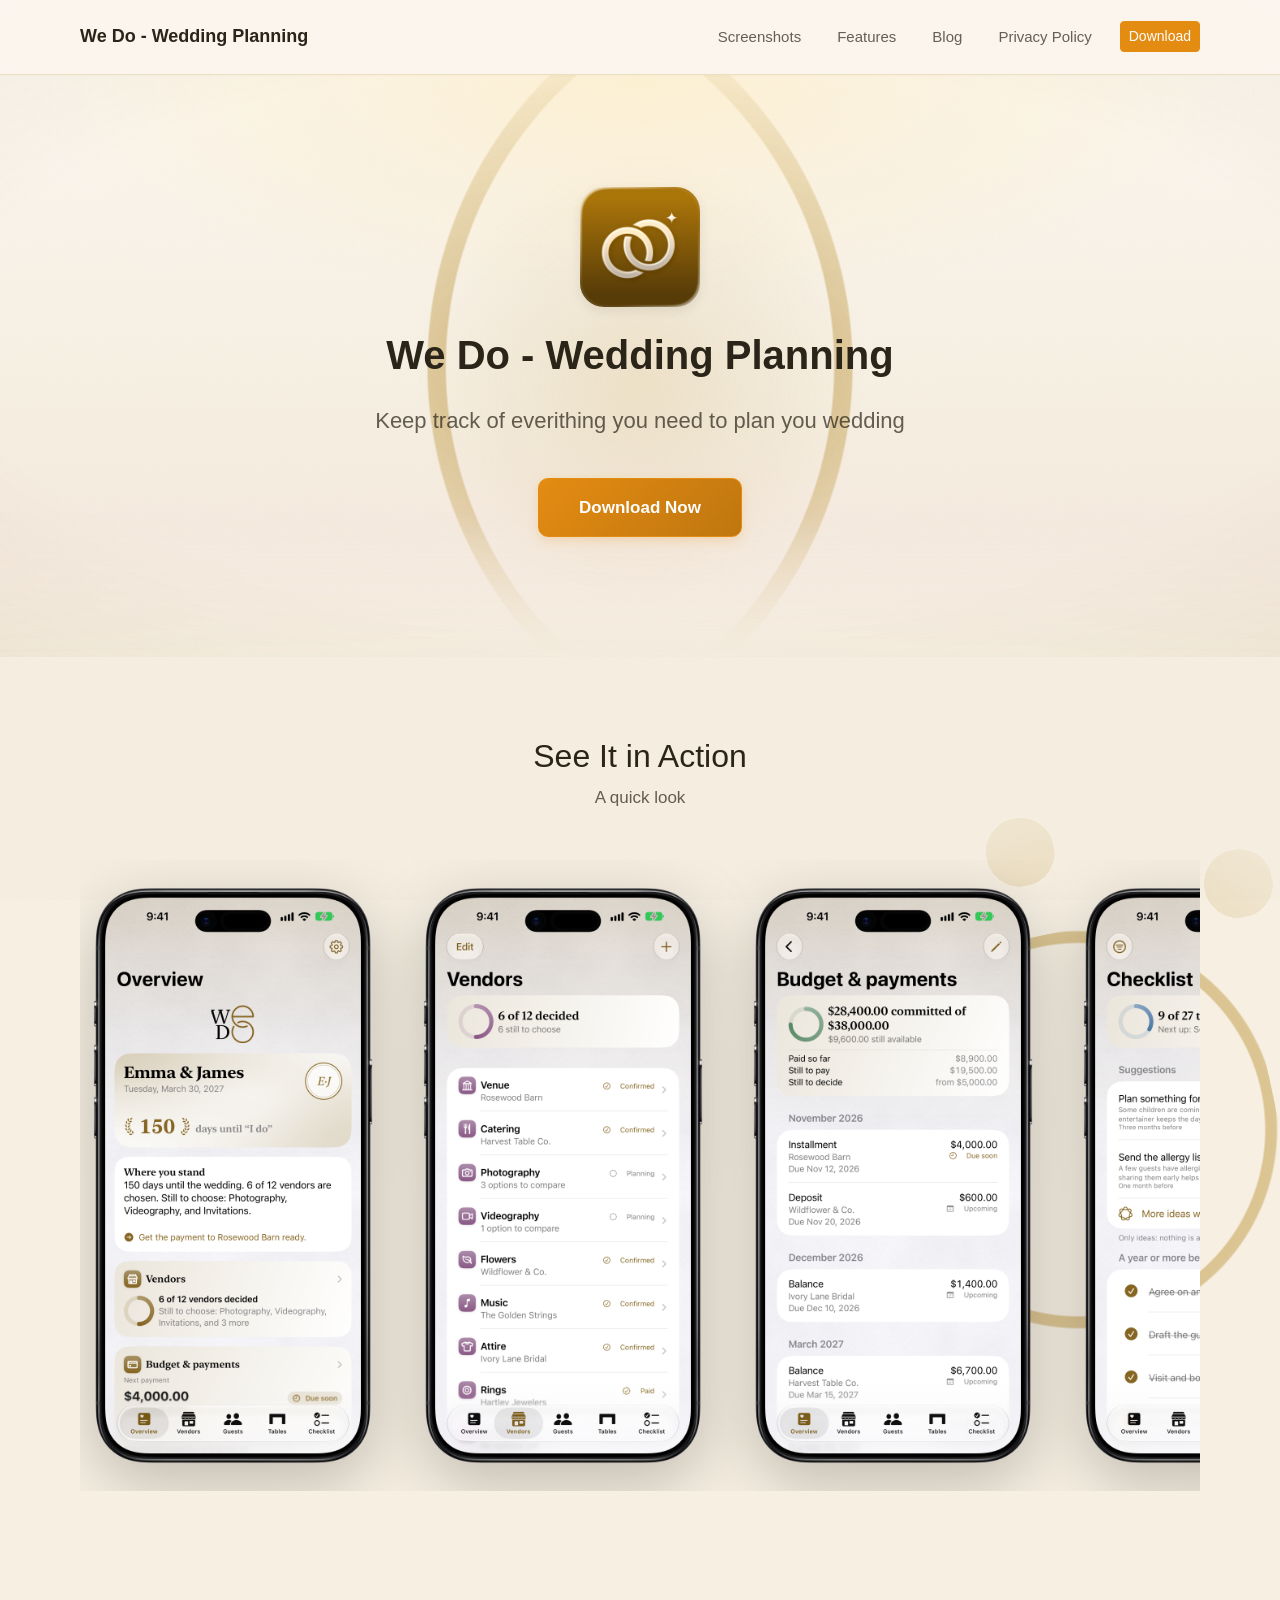
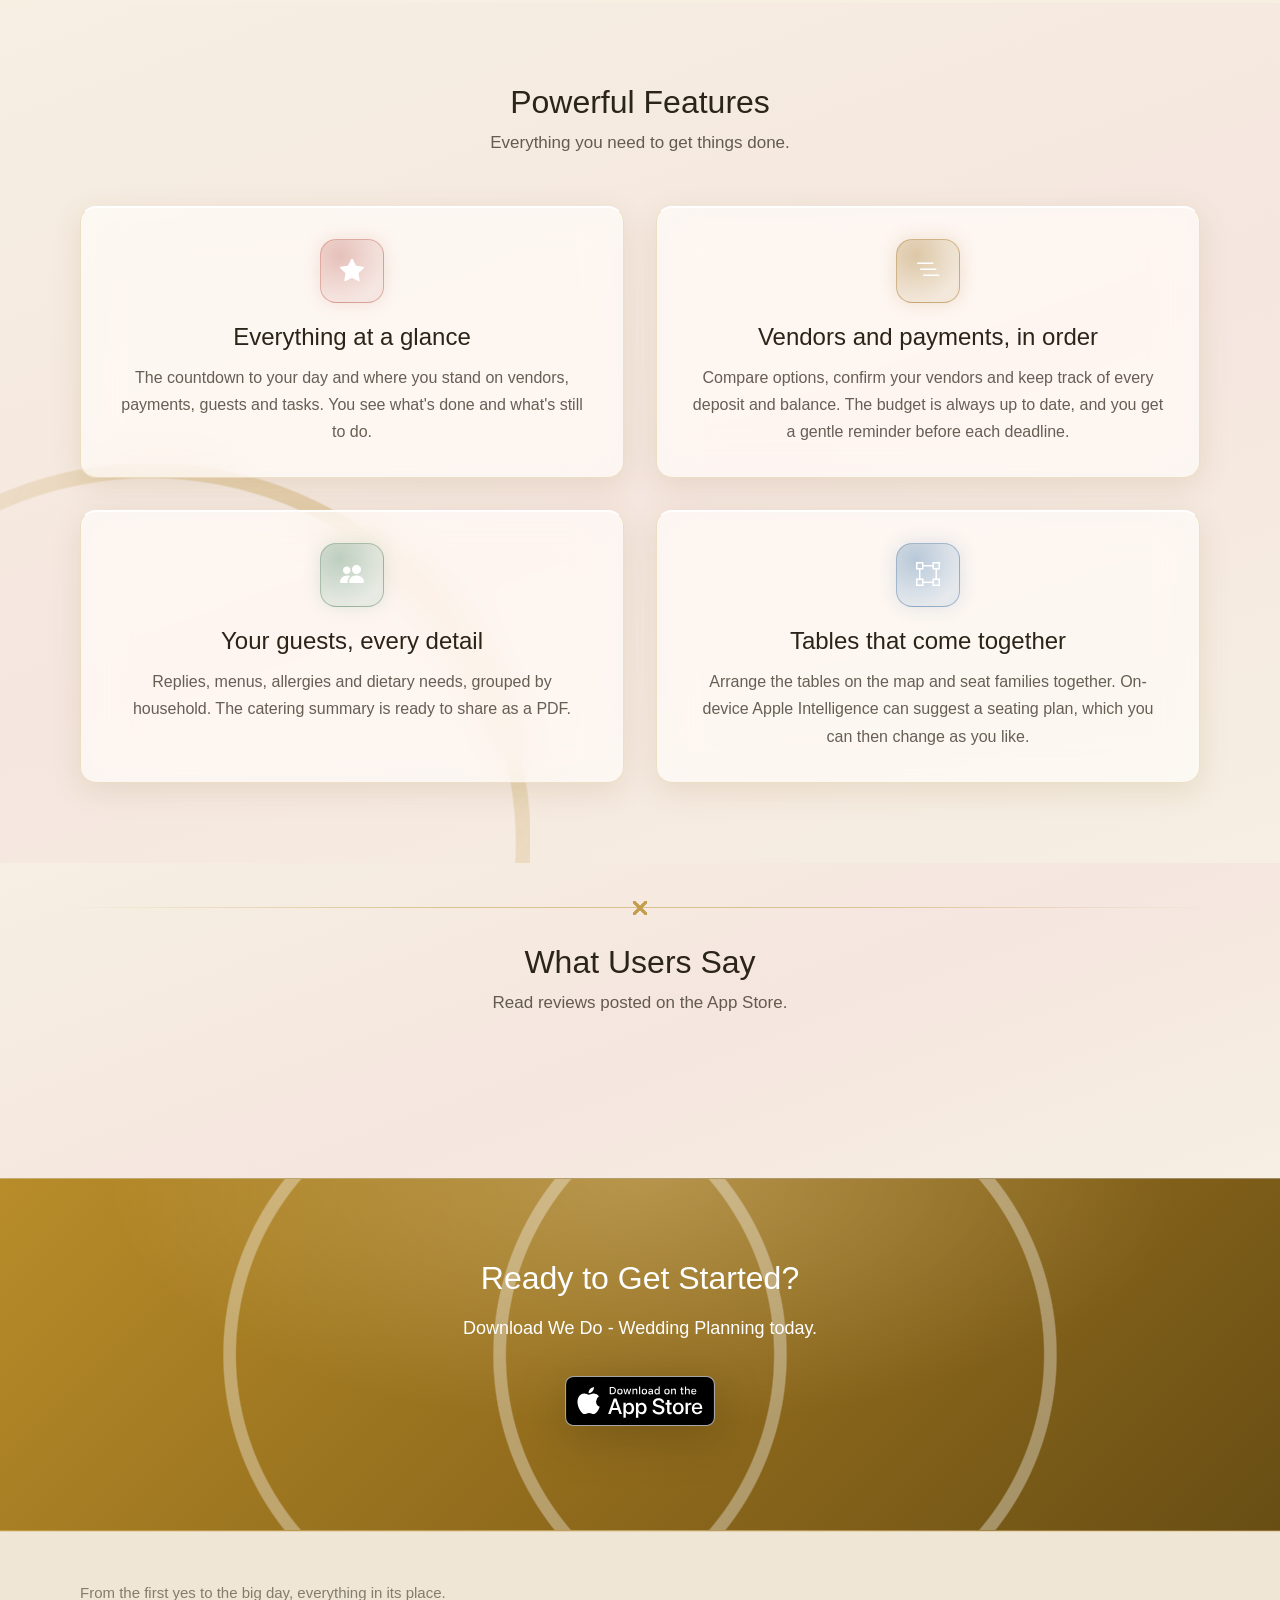
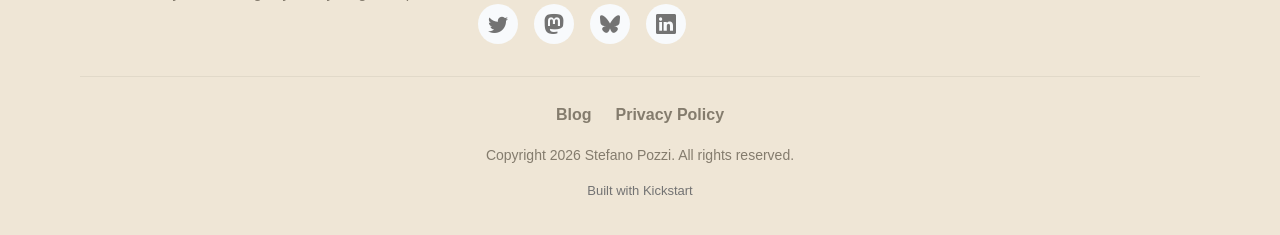
<file: index.html>
<!doctype html>
<html lang="en" data-light-theme="light" data-dark-theme="dark">
  <head>
    <base href="./" />
    <meta property="og:site_name" content="We Do - Wedding Planning" />
    <meta property="og:title" content="We Do - Wedding Planning" />
    <meta name="twitter:title" content="We Do - Wedding Planning" />
    <meta property="og:url" content="https://www.wedoplan.app/" />
    <meta name="twitter:domain" content="wedoplan.app" />
    <meta name="twitter:card" content="summary_large_image" />
    <meta name="twitter:dnt" content="on" />
    <meta charset="utf-8" />
    <meta name="viewport" content="width=device-width, initial-scale=1" />
    <meta name="author" content="Stefano Pozzi" />
    <meta name="generator" content="Ignite v0.6.0" />
    <title>We Do - Wedding Planning</title>
    <link href="css/bootstrap.min.css" rel="stylesheet" />
    <link href="css/bootstrap-icons.min.css" rel="stylesheet" />
    <link href="css/ignite-core.min.css" rel="stylesheet" />
    <link href="https://www.wedoplan.app/" rel="canonical" />
    <link href="images/favicon.png" rel="icon" />
    <link href="css/styles.css" rel="stylesheet" />
    <style>
:root {
    --primary-color: #e58d12;
    --primary-rgb: 229, 141, 18;
    --font-family: -apple-system, BlinkMacSystemFont, 'Segoe UI', Roboto, 'Helvetica Neue', Arial, sans-serif;
    color-scheme: light dark;
}
</style>
    <link href="css/custom.css" rel="stylesheet" />
    <meta name="apple-itunes-app" content="app-id=6824412482" />
  </head>
  <body data-site-classes="site-shell">
    <header>
      <nav class="site-header navbar navbar-expand-md">
        <div class="container flex-wrap flex-lg-nowrap">
          <div class="me-2 me-md-auto">
            <a href="./" class="brand-link d-inline-flex align-items-center navbar-brand"><span class="brand-name">We Do - Wedding Planning</span></a>
          </div>
          <button type="button" class="navbar-toggler btn" data-bs-toggle="collapse" data-bs-target="#navbarCollapse" aria-controls="navbarCollapse" aria-expanded="false" aria-label="Toggle navigation"><span class="navbar-toggler-icon"></span></button>
          <div id="navbarCollapse" class="collapse navbar-collapse">
            <ul class="navbar-nav mb-2 mb-md-0 col justify-content-end">
              <li class="nav-item"><a href="#screenshots" class="nav-link text-nowrap">Screenshots</a></li>
              <li class="nav-item"><a href="#features" class="nav-link text-nowrap">Features</a></li>
              <li class="nav-item"><a href="https://wedoplan.app/blog" class="nav-link text-nowrap">Blog</a></li>
              <li class="nav-item"><a href="https://wedoplan.app/privacy" class="nav-link text-nowrap">Privacy Policy</a></li>
              <li class="nav-item"><a href="https://apps.apple.com/app/id6824412482" class="text-nowrap btn btn-sm btn-primary">Download</a></li>
            </ul>
          </div>
        </div>
      </nav>
    </header>
    <main class="site-main">
      <div class="ig-main-content">
        <div id="hero" class="hero hero-centered">
          <div class="container">
            <div class="hero-content">
              <img src="images/app-icon.png" alt="App Icon" class="hero-app-icon" />
              <h1 class="hero-title">We Do - Wedding Planning</h1>
              <p class="hero-subtitle">Keep track of everithing you need to plan you wedding</p>
              <div class="hero-cta">
                <a href="https://apps.apple.com/app/id6824412482" class="cta-button cta-button-primary btn btn-primary">Download Now</a>
              </div>
            </div>
          </div>
        </div>
        <div id="screenshots" class="screenshots-section screenshots-carousel">
          <div class="container">
            <div class="section-header">
              <h2>See It in Action</h2>
              <p class="section-description">A quick look</p>
            </div>
            <div class="screenshots-container">
              <div class="screenshots-scroll">
                <div class="screenshot-card">
                  <button type="button" class="screenshot-trigger btn" data-bs-toggle="modal" data-bs-target="#screenshot-modal-0"><img src="images/screenshots/01-overview-framed.png" alt="Overview" class="screenshot-image screenshot-frame-image" /></button>
                </div>
                <div class="screenshot-card">
                  <button type="button" class="screenshot-trigger btn" data-bs-toggle="modal" data-bs-target="#screenshot-modal-1"><img src="images/screenshots/02-vendors-framed.png" alt="Vednors" class="screenshot-image screenshot-frame-image" /></button>
                </div>
                <div class="screenshot-card">
                  <button type="button" class="screenshot-trigger btn" data-bs-toggle="modal" data-bs-target="#screenshot-modal-2"><img src="images/screenshots/06-payments-framed.png" alt="Budget" class="screenshot-image screenshot-frame-image" /></button>
                </div>
                <div class="screenshot-card">
                  <button type="button" class="screenshot-trigger btn" data-bs-toggle="modal" data-bs-target="#screenshot-modal-3"><img src="images/screenshots/05-checklist-framed.png" alt="Checklist" class="screenshot-image screenshot-frame-image" /></button>
                </div>
                <div class="screenshot-card">
                  <button type="button" class="screenshot-trigger btn" data-bs-toggle="modal" data-bs-target="#screenshot-modal-4"><img src="images/screenshots/04-tables-framed.png" alt="Tables" class="screenshot-image screenshot-frame-image" /></button>
                </div>
                <div class="screenshot-card">
                  <button type="button" class="screenshot-trigger btn" data-bs-toggle="modal" data-bs-target="#screenshot-modal-5"><img src="images/screenshots/screenshot-wedo-screenshots-iphone-6-9-31-10-2026-at-11-53-02-framed.png" alt="Widget" class="screenshot-image screenshot-frame-image" /></button>
                </div>
                <div class="screenshot-card">
                  <button type="button" class="screenshot-trigger btn" data-bs-toggle="modal" data-bs-target="#screenshot-modal-6"><img src="images/screenshots/05-schedule-framed.png" alt="Duo - Schedule" class="screenshot-image screenshot-frame-image" /></button>
                </div>
                <div class="screenshot-card">
                  <button type="button" class="screenshot-trigger btn" data-bs-toggle="modal" data-bs-target="#screenshot-modal-7"><img src="images/screenshots/01-tables-framed.png" alt="Duo - Tables" class="screenshot-image screenshot-frame-image screenshot-landscape-image" /></button>
                </div>
                <div class="screenshot-card">
                  <button type="button" class="screenshot-trigger btn" data-bs-toggle="modal" data-bs-target="#screenshot-modal-8"><img src="images/screenshots/03-report-framed.png" alt="Duo - Report" class="screenshot-image screenshot-frame-image screenshot-landscape-image" /></button>
                </div>
                <div class="screenshot-card">
                  <button type="button" class="screenshot-trigger btn" data-bs-toggle="modal" data-bs-target="#screenshot-modal-9"><img src="images/screenshots/screenshot-wedo-screenshots-iphone-duo-31-10-2026-at-11-14-54-framed.png" alt="Duo - widget" class="screenshot-image screenshot-frame-image screenshot-landscape-image" /></button>
                </div>
                <div class="screenshot-card">
                  <button type="button" class="screenshot-trigger btn" data-bs-toggle="modal" data-bs-target="#screenshot-modal-10"><img src="images/screenshots/02-guests-framed.png" alt="MAc - guests" class="screenshot-image screenshot-frame-image screenshot-landscape-image" /></button>
                </div>
                <div class="screenshot-card">
                  <button type="button" class="screenshot-trigger btn" data-bs-toggle="modal" data-bs-target="#screenshot-modal-11"><img src="images/screenshots/05-payments-framed.png" alt="Mac - payments" class="screenshot-image screenshot-frame-image screenshot-landscape-image" /></button>
                </div>
              </div>
            </div>
            <div id="screenshot-modal-0" tabindex="-1" class="modal fade screenshot-modal" aria-labelledby="screenshotModalLabel0" aria-hidden="true">
              <div class="modal-dialog modal-lg modal-dialog-centered">
                <div class="modal-content">
                  <div class="modal-header">
                    <h4>Screenshot 1</h4>
                    <button type="button" class="btn btn-close" data-bs-dismiss="modal" label="Close"></button>
                  </div>
                  <div class="modal-body text-center">
                    <img src="images/screenshots/01-overview-framed.png" alt="Overview" class="img-fluid screenshot-lightbox-image screenshot-frame-image" />
                  </div>
                </div>
              </div>
            </div>
            <div id="screenshot-modal-1" tabindex="-1" class="modal fade screenshot-modal" aria-labelledby="screenshotModalLabel1" aria-hidden="true">
              <div class="modal-dialog modal-lg modal-dialog-centered">
                <div class="modal-content">
                  <div class="modal-header">
                    <h4>Screenshot 2</h4>
                    <button type="button" class="btn btn-close" data-bs-dismiss="modal" label="Close"></button>
                  </div>
                  <div class="modal-body text-center">
                    <img src="images/screenshots/02-vendors-framed.png" alt="Vednors" class="img-fluid screenshot-lightbox-image screenshot-frame-image" />
                  </div>
                </div>
              </div>
            </div>
            <div id="screenshot-modal-2" tabindex="-1" class="modal fade screenshot-modal" aria-labelledby="screenshotModalLabel2" aria-hidden="true">
              <div class="modal-dialog modal-lg modal-dialog-centered">
                <div class="modal-content">
                  <div class="modal-header">
                    <h4>Screenshot 3</h4>
                    <button type="button" class="btn btn-close" data-bs-dismiss="modal" label="Close"></button>
                  </div>
                  <div class="modal-body text-center">
                    <img src="images/screenshots/06-payments-framed.png" alt="Budget" class="img-fluid screenshot-lightbox-image screenshot-frame-image" />
                  </div>
                </div>
              </div>
            </div>
            <div id="screenshot-modal-3" tabindex="-1" class="modal fade screenshot-modal" aria-labelledby="screenshotModalLabel3" aria-hidden="true">
              <div class="modal-dialog modal-lg modal-dialog-centered">
                <div class="modal-content">
                  <div class="modal-header">
                    <h4>Screenshot 4</h4>
                    <button type="button" class="btn btn-close" data-bs-dismiss="modal" label="Close"></button>
                  </div>
                  <div class="modal-body text-center">
                    <img src="images/screenshots/05-checklist-framed.png" alt="Checklist" class="img-fluid screenshot-lightbox-image screenshot-frame-image" />
                  </div>
                </div>
              </div>
            </div>
            <div id="screenshot-modal-4" tabindex="-1" class="modal fade screenshot-modal" aria-labelledby="screenshotModalLabel4" aria-hidden="true">
              <div class="modal-dialog modal-lg modal-dialog-centered">
                <div class="modal-content">
                  <div class="modal-header">
                    <h4>Screenshot 5</h4>
                    <button type="button" class="btn btn-close" data-bs-dismiss="modal" label="Close"></button>
                  </div>
                  <div class="modal-body text-center">
                    <img src="images/screenshots/04-tables-framed.png" alt="Tables" class="img-fluid screenshot-lightbox-image screenshot-frame-image" />
                  </div>
                </div>
              </div>
            </div>
            <div id="screenshot-modal-5" tabindex="-1" class="modal fade screenshot-modal" aria-labelledby="screenshotModalLabel5" aria-hidden="true">
              <div class="modal-dialog modal-lg modal-dialog-centered">
                <div class="modal-content">
                  <div class="modal-header">
                    <h4>Screenshot 6</h4>
                    <button type="button" class="btn btn-close" data-bs-dismiss="modal" label="Close"></button>
                  </div>
                  <div class="modal-body text-center">
                    <img src="images/screenshots/screenshot-wedo-screenshots-iphone-6-9-31-10-2026-at-11-53-02-framed.png" alt="Widget" class="img-fluid screenshot-lightbox-image screenshot-frame-image" />
                  </div>
                </div>
              </div>
            </div>
            <div id="screenshot-modal-6" tabindex="-1" class="modal fade screenshot-modal" aria-labelledby="screenshotModalLabel6" aria-hidden="true">
              <div class="modal-dialog modal-lg modal-dialog-centered">
                <div class="modal-content">
                  <div class="modal-header">
                    <h4>Screenshot 7</h4>
                    <button type="button" class="btn btn-close" data-bs-dismiss="modal" label="Close"></button>
                  </div>
                  <div class="modal-body text-center">
                    <img src="images/screenshots/05-schedule-framed.png" alt="Duo - Schedule" class="img-fluid screenshot-lightbox-image screenshot-frame-image" />
                  </div>
                </div>
              </div>
            </div>
            <div id="screenshot-modal-7" tabindex="-1" class="modal fade screenshot-modal" aria-labelledby="screenshotModalLabel7" aria-hidden="true">
              <div class="modal-dialog modal-lg modal-dialog-centered">
                <div class="modal-content">
                  <div class="modal-header">
                    <h4>Screenshot 8</h4>
                    <button type="button" class="btn btn-close" data-bs-dismiss="modal" label="Close"></button>
                  </div>
                  <div class="modal-body text-center">
                    <img src="images/screenshots/01-tables-framed.png" alt="Duo - Tables" class="img-fluid screenshot-lightbox-image screenshot-frame-image screenshot-landscape-image" />
                  </div>
                </div>
              </div>
            </div>
            <div id="screenshot-modal-8" tabindex="-1" class="modal fade screenshot-modal" aria-labelledby="screenshotModalLabel8" aria-hidden="true">
              <div class="modal-dialog modal-lg modal-dialog-centered">
                <div class="modal-content">
                  <div class="modal-header">
                    <h4>Screenshot 9</h4>
                    <button type="button" class="btn btn-close" data-bs-dismiss="modal" label="Close"></button>
                  </div>
                  <div class="modal-body text-center">
                    <img src="images/screenshots/03-report-framed.png" alt="Duo - Report" class="img-fluid screenshot-lightbox-image screenshot-frame-image screenshot-landscape-image" />
                  </div>
                </div>
              </div>
            </div>
            <div id="screenshot-modal-9" tabindex="-1" class="modal fade screenshot-modal" aria-labelledby="screenshotModalLabel9" aria-hidden="true">
              <div class="modal-dialog modal-lg modal-dialog-centered">
                <div class="modal-content">
                  <div class="modal-header">
                    <h4>Screenshot 10</h4>
                    <button type="button" class="btn btn-close" data-bs-dismiss="modal" label="Close"></button>
                  </div>
                  <div class="modal-body text-center">
                    <img src="images/screenshots/screenshot-wedo-screenshots-iphone-duo-31-10-2026-at-11-14-54-framed.png" alt="Duo - widget" class="img-fluid screenshot-lightbox-image screenshot-frame-image screenshot-landscape-image" />
                  </div>
                </div>
              </div>
            </div>
            <div id="screenshot-modal-10" tabindex="-1" class="modal fade screenshot-modal" aria-labelledby="screenshotModalLabel10" aria-hidden="true">
              <div class="modal-dialog modal-lg modal-dialog-centered">
                <div class="modal-content">
                  <div class="modal-header">
                    <h4>Screenshot 11</h4>
                    <button type="button" class="btn btn-close" data-bs-dismiss="modal" label="Close"></button>
                  </div>
                  <div class="modal-body text-center">
                    <img src="images/screenshots/02-guests-framed.png" alt="MAc - guests" class="img-fluid screenshot-lightbox-image screenshot-frame-image screenshot-landscape-image" />
                  </div>
                </div>
              </div>
            </div>
            <div id="screenshot-modal-11" tabindex="-1" class="modal fade screenshot-modal" aria-labelledby="screenshotModalLabel11" aria-hidden="true">
              <div class="modal-dialog modal-lg modal-dialog-centered">
                <div class="modal-content">
                  <div class="modal-header">
                    <h4>Screenshot 12</h4>
                    <button type="button" class="btn btn-close" data-bs-dismiss="modal" label="Close"></button>
                  </div>
                  <div class="modal-body text-center">
                    <img src="images/screenshots/05-payments-framed.png" alt="Mac - payments" class="img-fluid screenshot-lightbox-image screenshot-frame-image screenshot-landscape-image" />
                  </div>
                </div>
              </div>
            </div>
          </div>
        </div>
        <div id="features" class="features-section features-grid-layout features-grid-multiple-of-two">
          <div class="container">
            <div class="section-header">
              <h2>Powerful Features</h2>
              <p class="section-description">Everything you need to get things done.</p>
            </div>
            <div class="features-grid">
              <div class="feature-card">
                <div class="feature-icon">
                  <i class="feature-icon-image bi-star-fill"></i>
                </div>
                <h4 class="feature-title">Everything at a glance</h4>
                <p class="feature-description">The countdown to your day and where you stand on vendors, payments, guests and tasks. You see what's done and what's still to do.</p>
              </div>
              <div class="feature-card">
                <div class="feature-icon">
                  <i class="feature-icon-image bi-list-nested"></i>
                </div>
                <h4 class="feature-title">Vendors and payments, in order</h4>
                <p class="feature-description">Compare options, confirm your vendors and keep track of every deposit and balance. The budget is always up to date, and you get a gentle reminder before each deadline.</p>
              </div>
              <div class="feature-card">
                <div class="feature-icon">
                  <i class="feature-icon-image bi-people-fill"></i>
                </div>
                <h4 class="feature-title">Your guests, every detail</h4>
                <p class="feature-description">Replies, menus, allergies and dietary needs, grouped by household. The catering summary is ready to share as a PDF.</p>
              </div>
              <div class="feature-card">
                <div class="feature-icon">
                  <i class="feature-icon-image bi-bounding-box"></i>
                </div>
                <h4 class="feature-title">Tables that come together</h4>
                <p class="feature-description">Arrange the tables on the map and seat families together. On-device Apple Intelligence can suggest a seating plan, which you can then change as you like.</p>
              </div>
            </div>
          </div>
        </div>
        <div id="reviews" class="testimonials-section testimonials-carousel">
          <div class="container">
            <div class="section-header">
              <h2>What Users Say</h2>
              <p class="section-description">Read reviews posted on the App Store.</p>
            </div>
            <div class="testimonials-scroll"></div>
          </div>
        </div>
        <div id="download" class="download-section">
          <div class="container">
            <div class="download-content">
              <h2>Ready to Get Started?</h2>
              <p class="download-description">Download We Do - Wedding Planning today.</p>
              <div class="store-badges">
                <a href="https://apps.apple.com/app/id6824412482" class="store-badge-link"><img src="images/app-store-download-black.svg" alt="Download on the App Store" class="store-badge store-badge-light-mode" /><img src="images/app-store-download-white.svg" alt="Download on the App Store" class="store-badge store-badge-dark-mode" /></a>
              </div>
            </div>
          </div>
        </div>
      </div>
    </main>
    <div class="site-footer">
      <div class="container">
        <div class="footer-content">
          <div class="footer-brand">
            <p class="footer-tagline">From the first yes to the big day, everything in its place.</p>
          </div>
          <div class="footer-social">
            <a href="https://x.com/Ste_Pozzi" class="social-link"><i class="bi-twitter"></i></a>
            <a href="https://iosdev.space/@stepozzi" class="social-link"><i class="bi-mastodon"></i></a>
            <a href="https://bsky.app/profile/stepozzi.bsky.social" class="social-link"><i class="bi-bluesky"></i></a>
            <a href="https://www.linkedin.com/in/stefano12pozzi/" class="social-link"><i class="bi-linkedin"></i></a>
          </div>
        </div>
        <div class="footer-copyright">
          <div class="footer-links">
            <a href="blog/" class="footer-privacy-link">Blog</a>
            <a href="privacy/" class="footer-privacy-link">Privacy Policy</a>
          </div>
          <p>Copyright 2026 Stefano Pozzi. All rights reserved.</p>
          <a href="https://www.kickstart.tools" class="footer-kickstart-link">Built with Kickstart</a>
        </div>
      </div>
    </div>
    <script src="js/bootstrap.bundle.min.js"></script>
    <script src="js/ignite-core.js"></script>
  </body>
</html>
</file>
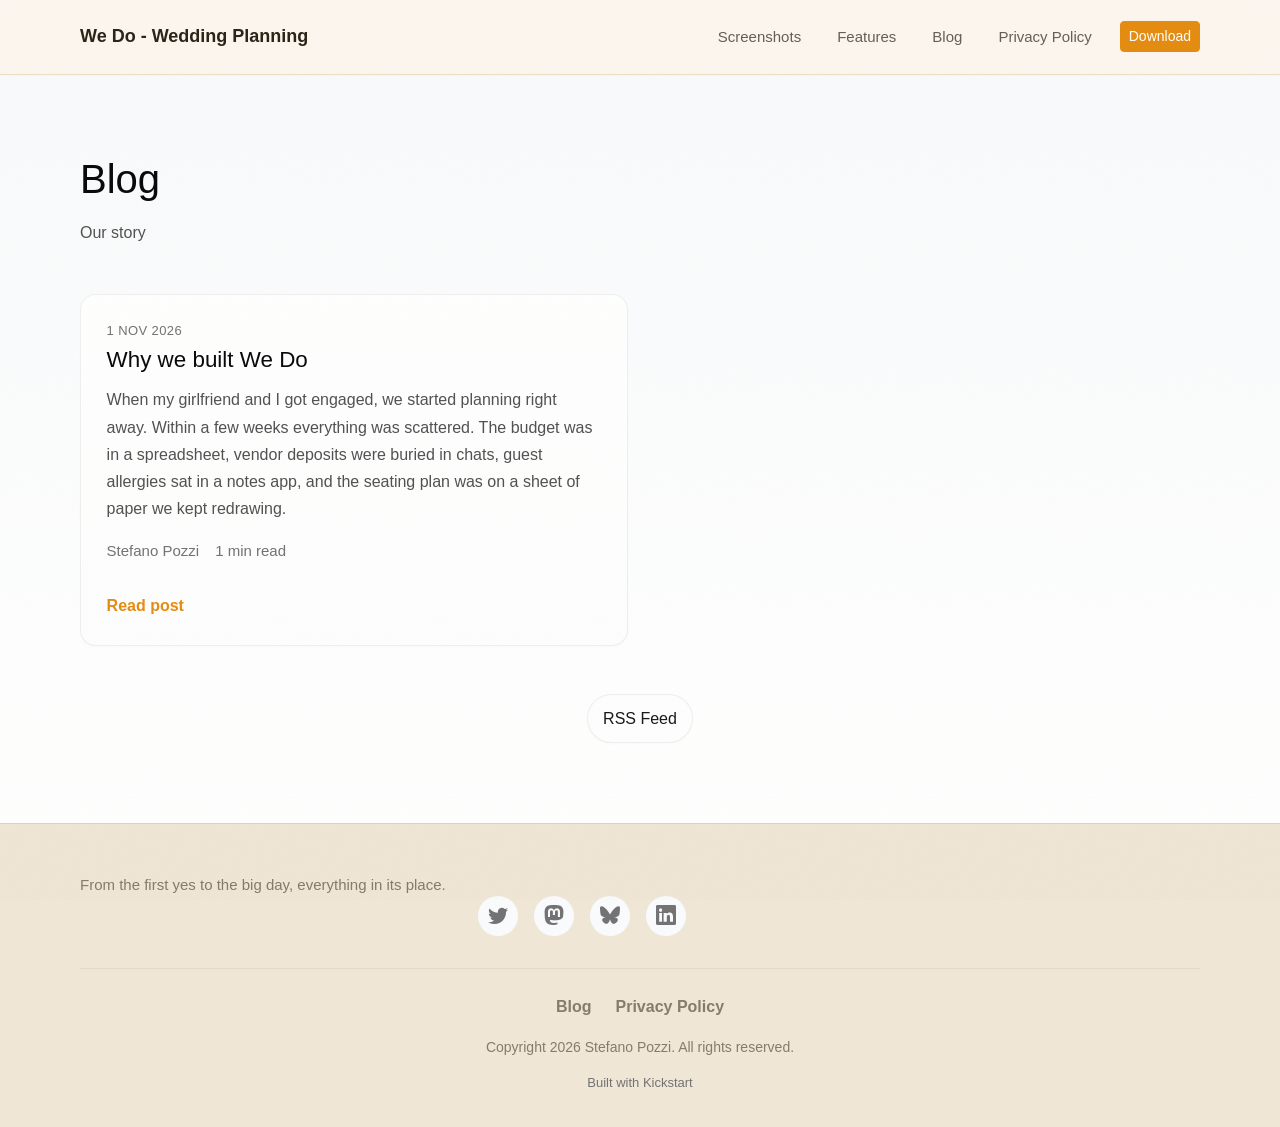
<file: blog/index.html>
<!doctype html>
<html lang="en" data-light-theme="light" data-dark-theme="dark">
  <head>
    <base href="../" />
    <meta property="og:site_name" content="We Do - Wedding Planning" />
    <meta property="og:title" content="Blog" />
    <meta name="twitter:title" content="Blog" />
    <meta property="og:description" content="Our story" />
    <meta name="twitter:description" content="Our story" />
    <meta property="og:url" content="https://www.wedoplan.app/blog" />
    <meta name="twitter:domain" content="wedoplan.app" />
    <meta name="twitter:card" content="summary_large_image" />
    <meta name="twitter:dnt" content="on" />
    <meta charset="utf-8" />
    <meta name="viewport" content="width=device-width, initial-scale=1" />
    <meta name="description" content="Our story" />
    <meta name="author" content="Stefano Pozzi" />
    <meta name="generator" content="Ignite v0.6.0" />
    <title>Blog - We Do - Wedding Planning</title>
    <link href="css/bootstrap.min.css" rel="stylesheet" />
    <link href="css/bootstrap-icons.min.css" rel="stylesheet" />
    <link href="css/ignite-core.min.css" rel="stylesheet" />
    <link href="https://www.wedoplan.app/blog" rel="canonical" />
    <link href="images/favicon.png" rel="icon" />
    <link href="css/styles.css" rel="stylesheet" />
    <style>
:root {
    --primary-color: #e58d12;
    --primary-rgb: 229, 141, 18;
    --font-family: -apple-system, BlinkMacSystemFont, 'Segoe UI', Roboto, 'Helvetica Neue', Arial, sans-serif;
    color-scheme: light dark;
}
</style>
    <link href="css/custom.css" rel="stylesheet" />
    <meta name="apple-itunes-app" content="app-id=6824412482" />
  </head>
  <body data-site-classes="site-shell">
    <header>
      <nav class="site-header navbar navbar-expand-md">
        <div class="container flex-wrap flex-lg-nowrap">
          <div class="me-2 me-md-auto">
            <a href="./" class="brand-link d-inline-flex align-items-center navbar-brand"><span class="brand-name">We Do - Wedding Planning</span></a>
          </div>
          <button type="button" class="navbar-toggler btn" data-bs-toggle="collapse" data-bs-target="#navbarCollapse" aria-controls="navbarCollapse" aria-expanded="false" aria-label="Toggle navigation"><span class="navbar-toggler-icon"></span></button>
          <div id="navbarCollapse" class="collapse navbar-collapse">
            <ul class="navbar-nav mb-2 mb-md-0 col justify-content-end">
              <li class="nav-item"><a href="#screenshots" class="nav-link text-nowrap">Screenshots</a></li>
              <li class="nav-item"><a href="#features" class="nav-link text-nowrap">Features</a></li>
              <li class="nav-item"><a href="https://wedoplan.app/blog" class="nav-link text-nowrap">Blog</a></li>
              <li class="nav-item"><a href="https://wedoplan.app/privacy" class="nav-link text-nowrap">Privacy Policy</a></li>
              <li class="nav-item"><a href="https://apps.apple.com/app/id6824412482" class="text-nowrap btn btn-sm btn-primary">Download</a></li>
            </ul>
          </div>
        </div>
      </nav>
    </header>
    <main class="site-main">
      <div class="ig-main-content">
        <div class="blog-index-page">
          <div class="container blog-index-header">
            <h1 class="blog-index-title">Blog</h1>
            <p class="blog-index-description">Our story</p>
          </div>
          <div class="container blog-index-grid">
            <div class="blog-card">
              <p class="blog-card-date">1 Nov 2026</p>
              <a href="blog/why-we-built-we-do/" class="blog-card-title">Why we built We Do</a>
              <p class="blog-card-summary">When my girlfriend and I got engaged, we started planning right away. Within a few weeks everything was scattered. The budget was in a spreadsheet, vendor deposits were buried in chats, guest allergies sat in a notes app, and the seating plan was on a sheet of paper we kept redrawing.</p>
              <div class="blog-card-meta">
                <p class="blog-card-meta-item">Stefano Pozzi</p>
                <p class="blog-card-meta-item">1 min read</p>
              </div>
              <a href="blog/why-we-built-we-do/" class="blog-card-link">Read post</a>
            </div>
          </div>
          <div class="container blog-index-footer">
            <a href="feed.rss" class="blog-feed-link">RSS Feed</a>
          </div>
        </div>
      </div>
    </main>
    <div class="site-footer">
      <div class="container">
        <div class="footer-content">
          <div class="footer-brand">
            <p class="footer-tagline">From the first yes to the big day, everything in its place.</p>
          </div>
          <div class="footer-social">
            <a href="https://x.com/Ste_Pozzi" class="social-link"><i class="bi-twitter"></i></a>
            <a href="https://iosdev.space/@stepozzi" class="social-link"><i class="bi-mastodon"></i></a>
            <a href="https://bsky.app/profile/stepozzi.bsky.social" class="social-link"><i class="bi-bluesky"></i></a>
            <a href="https://www.linkedin.com/in/stefano12pozzi/" class="social-link"><i class="bi-linkedin"></i></a>
          </div>
        </div>
        <div class="footer-copyright">
          <div class="footer-links">
            <a href="blog/" class="footer-privacy-link">Blog</a>
            <a href="privacy/" class="footer-privacy-link">Privacy Policy</a>
          </div>
          <p>Copyright 2026 Stefano Pozzi. All rights reserved.</p>
          <a href="https://www.kickstart.tools" class="footer-kickstart-link">Built with Kickstart</a>
        </div>
      </div>
    </div>
    <script src="js/bootstrap.bundle.min.js"></script>
    <script src="js/ignite-core.js"></script>
  </body>
</html>
</file>
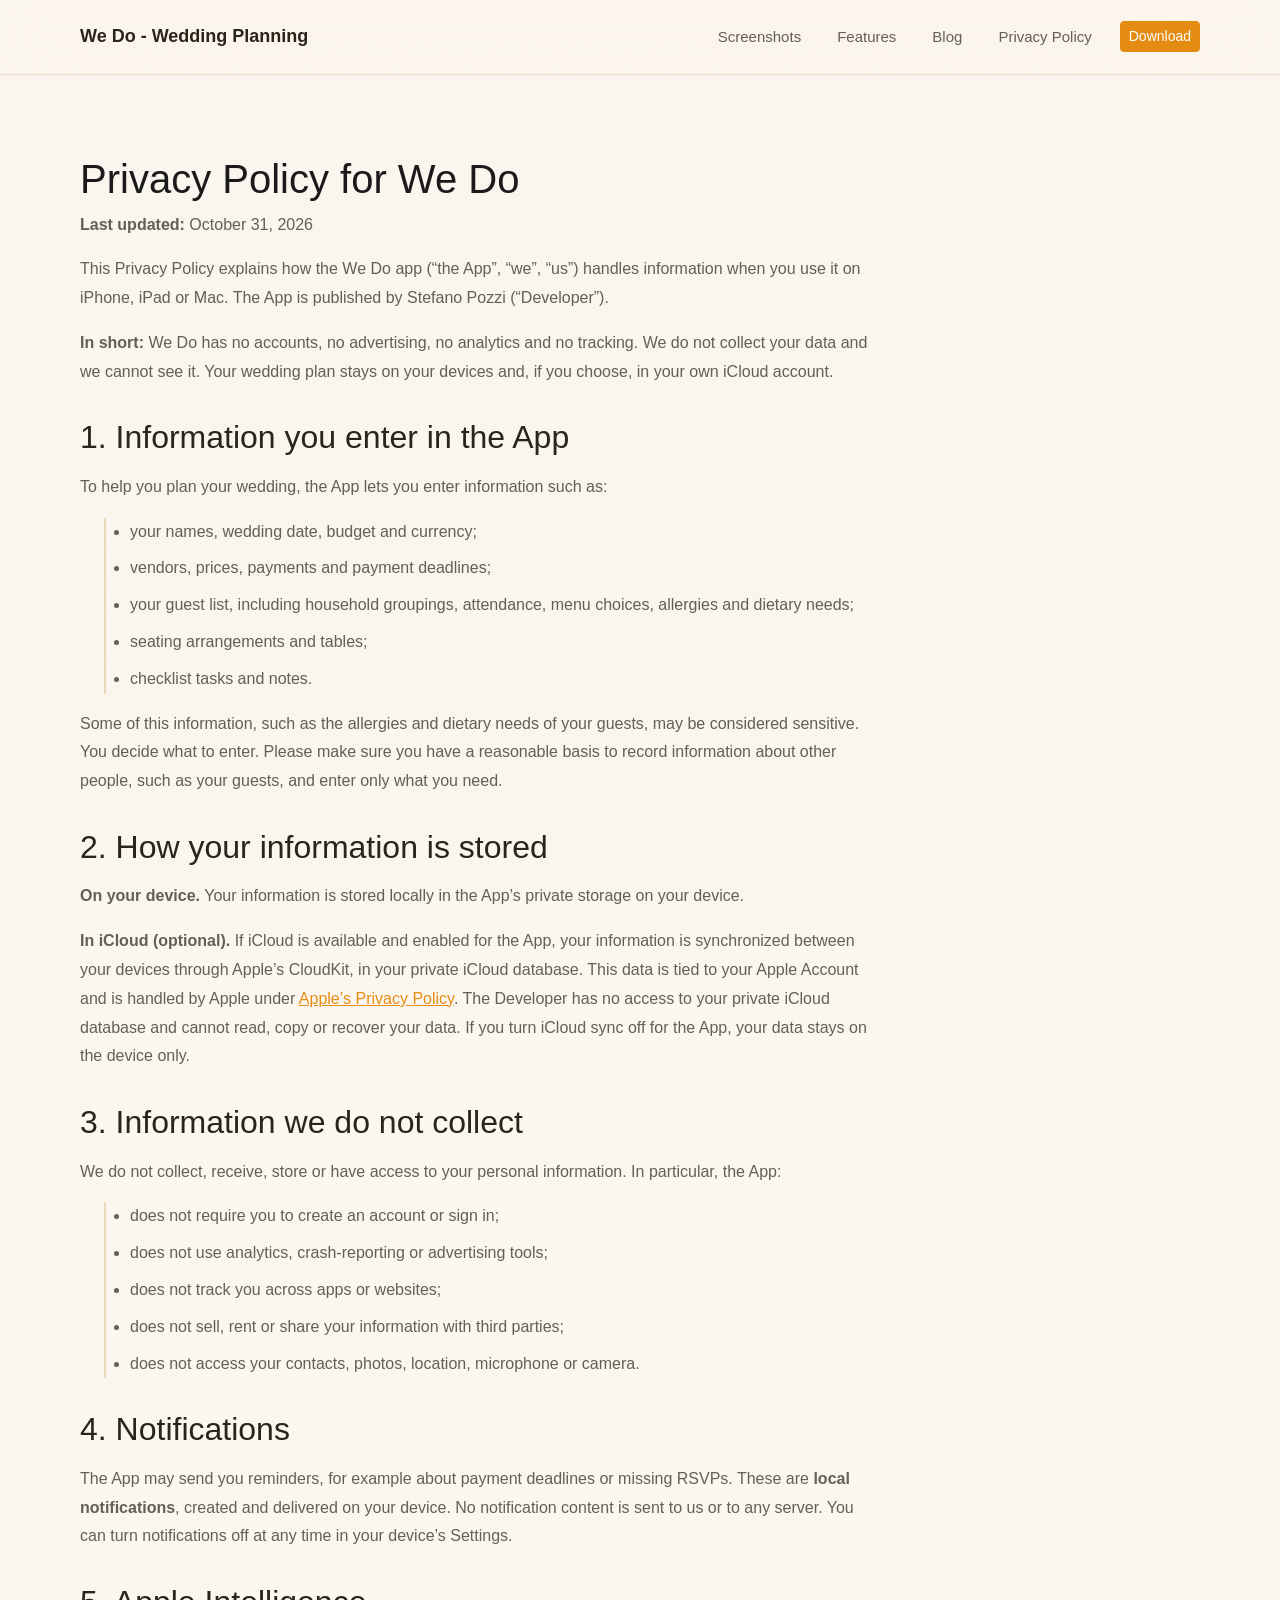
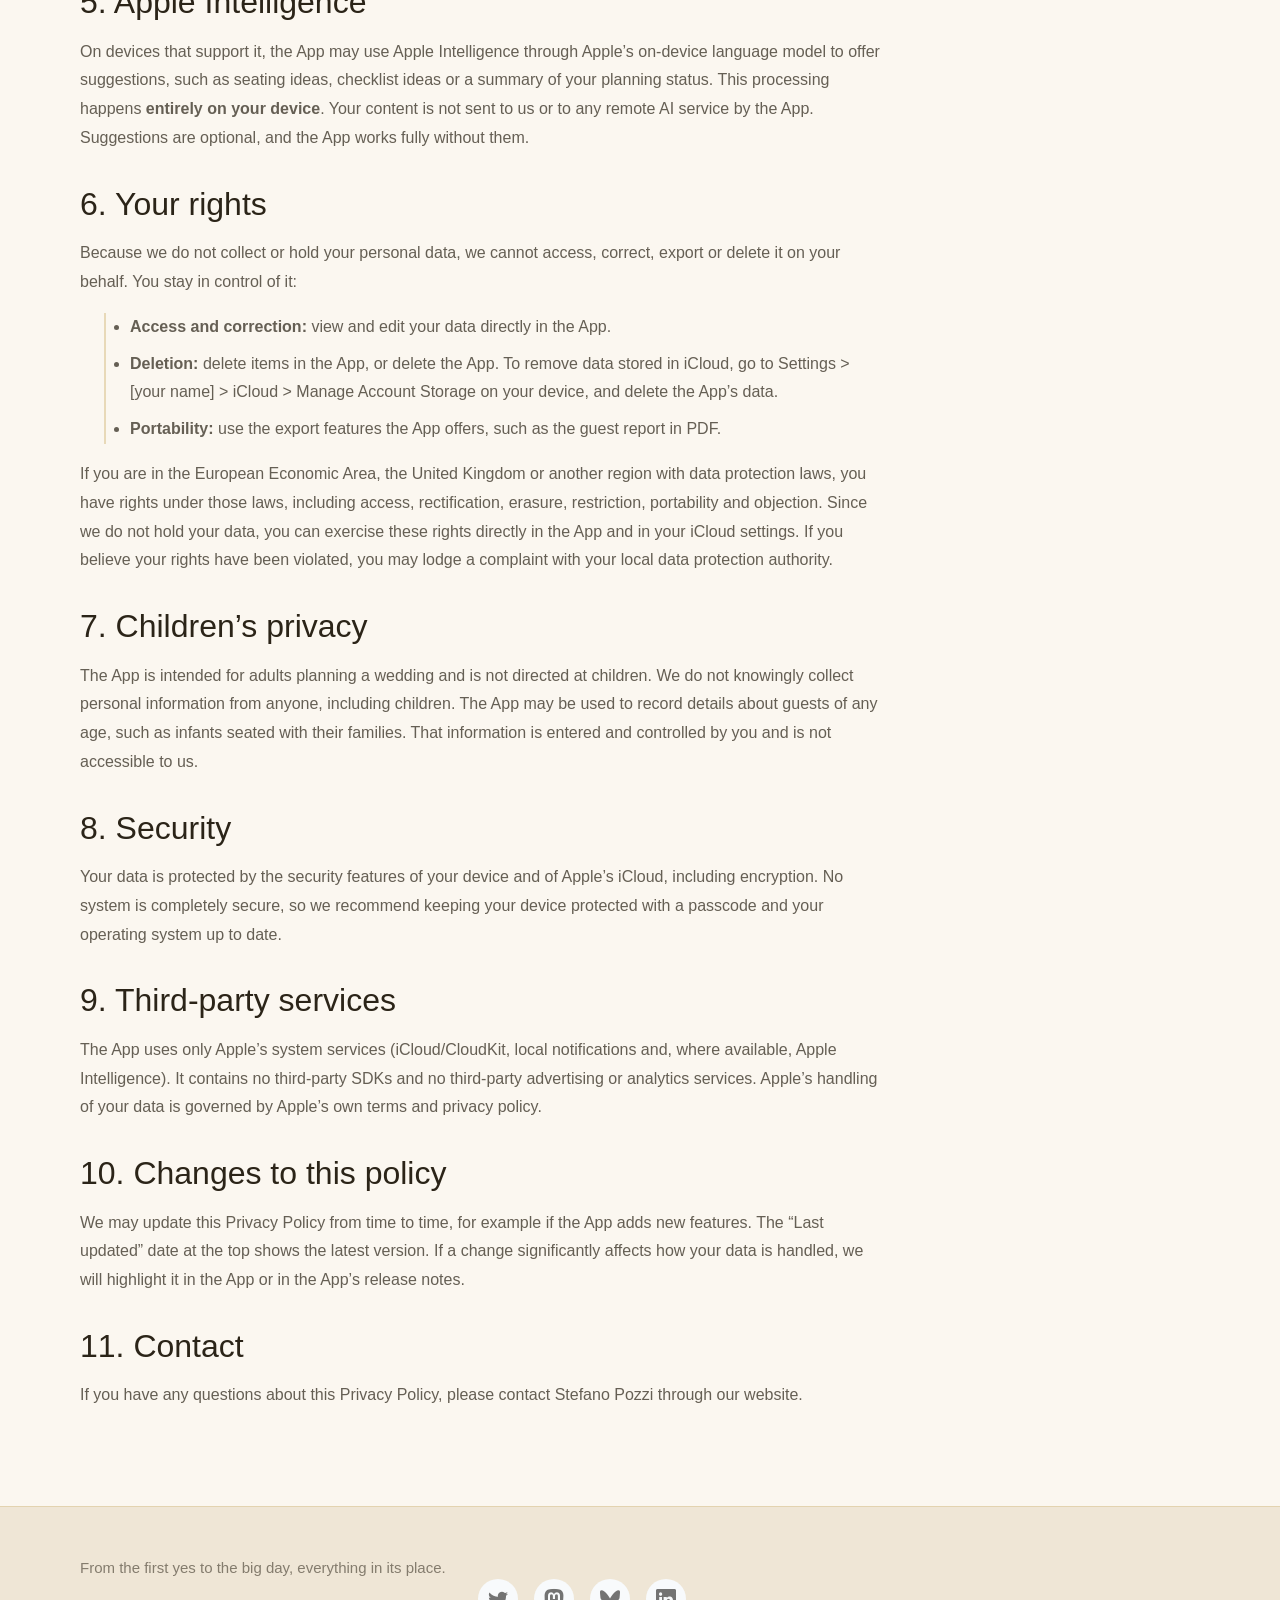
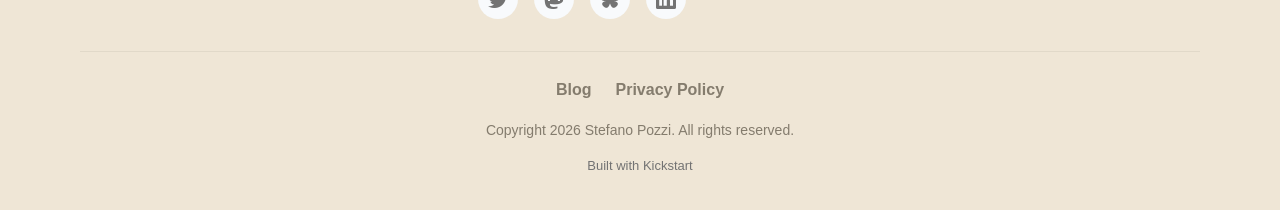
<file: privacy/index.html>
<!doctype html>
<html lang="en" data-light-theme="light" data-dark-theme="dark">
  <head>
    <base href="../" />
    <meta property="og:site_name" content="We Do - Wedding Planning" />
    <meta property="og:title" content="Privacy Policy" />
    <meta name="twitter:title" content="Privacy Policy" />
    <meta property="og:url" content="https://www.wedoplan.app/privacy" />
    <meta name="twitter:domain" content="wedoplan.app" />
    <meta name="twitter:card" content="summary_large_image" />
    <meta name="twitter:dnt" content="on" />
    <meta charset="utf-8" />
    <meta name="viewport" content="width=device-width, initial-scale=1" />
    <meta name="author" content="Stefano Pozzi" />
    <meta name="generator" content="Ignite v0.6.0" />
    <title>Privacy Policy - We Do - Wedding Planning</title>
    <link href="css/bootstrap.min.css" rel="stylesheet" />
    <link href="css/bootstrap-icons.min.css" rel="stylesheet" />
    <link href="css/ignite-core.min.css" rel="stylesheet" />
    <link href="https://www.wedoplan.app/privacy" rel="canonical" />
    <link href="images/favicon.png" rel="icon" />
    <link href="css/styles.css" rel="stylesheet" />
    <style>
:root {
    --primary-color: #e58d12;
    --primary-rgb: 229, 141, 18;
    --font-family: -apple-system, BlinkMacSystemFont, 'Segoe UI', Roboto, 'Helvetica Neue', Arial, sans-serif;
    color-scheme: light dark;
}
</style>
    <link href="css/custom.css" rel="stylesheet" />
    <meta name="apple-itunes-app" content="app-id=6824412482" />
  </head>
  <body data-site-classes="site-shell">
    <header>
      <nav class="site-header navbar navbar-expand-md">
        <div class="container flex-wrap flex-lg-nowrap">
          <div class="me-2 me-md-auto">
            <a href="./" class="brand-link d-inline-flex align-items-center navbar-brand"><span class="brand-name">We Do - Wedding Planning</span></a>
          </div>
          <button type="button" class="navbar-toggler btn" data-bs-toggle="collapse" data-bs-target="#navbarCollapse" aria-controls="navbarCollapse" aria-expanded="false" aria-label="Toggle navigation"><span class="navbar-toggler-icon"></span></button>
          <div id="navbarCollapse" class="collapse navbar-collapse">
            <ul class="navbar-nav mb-2 mb-md-0 col justify-content-end">
              <li class="nav-item"><a href="#screenshots" class="nav-link text-nowrap">Screenshots</a></li>
              <li class="nav-item"><a href="#features" class="nav-link text-nowrap">Features</a></li>
              <li class="nav-item"><a href="https://wedoplan.app/blog" class="nav-link text-nowrap">Blog</a></li>
              <li class="nav-item"><a href="https://wedoplan.app/privacy" class="nav-link text-nowrap">Privacy Policy</a></li>
              <li class="nav-item"><a href="https://apps.apple.com/app/id6824412482" class="text-nowrap btn btn-sm btn-primary">Download</a></li>
            </ul>
          </div>
        </div>
      </nav>
    </header>
    <main class="site-main">
      <div class="ig-main-content">
        <div class="privacy-page">
          <div class="container">
            <div class="privacy-content">
              <div>
                <h1>Privacy Policy for We Do</h1>
                <p><strong>Last updated:</strong> October 31, 2026</p>
                <p>This Privacy Policy explains how the We Do app (“the App”, “we”, “us”) handles information when you use it on iPhone, iPad or Mac. The App is published by Stefano Pozzi (“Developer”).</p>
                <p><strong>In short:</strong> We Do has no accounts, no advertising, no analytics and no tracking. We do not collect your data and we cannot see it. Your wedding plan stays on your devices and, if you choose, in your own iCloud account.</p>
                <h2>1. Information you enter in the App</h2>
                <p>To help you plan your wedding, the App lets you enter information such as:</p>
                <ul>
                  <li>your names, wedding date, budget and currency;</li>
                  <li>vendors, prices, payments and payment deadlines;</li>
                  <li>your guest list, including household groupings, attendance, menu choices, allergies and dietary needs;</li>
                  <li>seating arrangements and tables;</li>
                  <li>checklist tasks and notes.</li>
                </ul>
                <p>Some of this information, such as the allergies and dietary needs of your guests, may be considered sensitive. You decide what to enter. Please make sure you have a reasonable basis to record information about other people, such as your guests, and enter only what you need.</p>
                <h2>2. How your information is stored</h2>
                <p><strong>On your device.</strong> Your information is stored locally in the App’s private storage on your device.</p>
                <p><strong>In iCloud (optional).</strong> If iCloud is available and enabled for the App, your information is synchronized between your devices through Apple’s CloudKit, in your private iCloud database. This data is tied to your Apple Account and is handled by Apple under <a href="https://www.apple.com/legal/privacy/">Apple’s Privacy Policy</a>. The Developer has no access to your private iCloud database and cannot read, copy or recover your data. If you turn iCloud sync off for the App, your data stays on the device only.</p>
                <h2>3. Information we do not collect</h2>
                <p>We do not collect, receive, store or have access to your personal information. In particular, the App:</p>
                <ul>
                  <li>does not require you to create an account or sign in;</li>
                  <li>does not use analytics, crash-reporting or advertising tools;</li>
                  <li>does not track you across apps or websites;</li>
                  <li>does not sell, rent or share your information with third parties;</li>
                  <li>does not access your contacts, photos, location, microphone or camera.</li>
                </ul>
                <h2>4. Notifications</h2>
                <p>The App may send you reminders, for example about payment deadlines or missing RSVPs. These are <strong>local notifications</strong>, created and delivered on your device. No notification content is sent to us or to any server. You can turn notifications off at any time in your device’s Settings.</p>
                <h2>5. Apple Intelligence</h2>
                <p>On devices that support it, the App may use Apple Intelligence through Apple’s on-device language model to offer suggestions, such as seating ideas, checklist ideas or a summary of your planning status. This processing happens <strong>entirely on your device</strong>. Your content is not sent to us or to any remote AI service by the App. Suggestions are optional, and the App works fully without them.</p>
                <h2>6. Your rights</h2>
                <p>Because we do not collect or hold your personal data, we cannot access, correct, export or delete it on your behalf. You stay in control of it:</p>
                <ul>
                  <li><strong>Access and correction:</strong> view and edit your data directly in the App.</li>
                  <li><strong>Deletion:</strong> delete items in the App, or delete the App. To remove data stored in iCloud, go to Settings &gt; [your name] &gt; iCloud &gt; Manage Account Storage on your device, and delete the App’s data.</li>
                  <li><strong>Portability:</strong> use the export features the App offers, such as the guest report in PDF.</li>
                </ul>
                <p>If you are in the European Economic Area, the United Kingdom or another region with data protection laws, you have rights under those laws, including access, rectification, erasure, restriction, portability and objection. Since we do not hold your data, you can exercise these rights directly in the App and in your iCloud settings. If you believe your rights have been violated, you may lodge a complaint with your local data protection authority.</p>
                <h2>7. Children’s privacy</h2>
                <p>The App is intended for adults planning a wedding and is not directed at children. We do not knowingly collect personal information from anyone, including children. The App may be used to record details about guests of any age, such as infants seated with their families. That information is entered and controlled by you and is not accessible to us.</p>
                <h2>8. Security</h2>
                <p>Your data is protected by the security features of your device and of Apple’s iCloud, including encryption. No system is completely secure, so we recommend keeping your device protected with a passcode and your operating system up to date.</p>
                <h2>9. Third-party services</h2>
                <p>The App uses only Apple’s system services (iCloud/CloudKit, local notifications and, where available, Apple Intelligence). It contains no third-party SDKs and no third-party advertising or analytics services. Apple’s handling of your data is governed by Apple’s own terms and privacy policy.</p>
                <h2>10. Changes to this policy</h2>
                <p>We may update this Privacy Policy from time to time, for example if the App adds new features. The “Last updated” date at the top shows the latest version. If a change significantly affects how your data is handled, we will highlight it in the App or in the App’s release notes.</p>
                <h2>11. Contact</h2>
                <p>If you have any questions about this Privacy Policy, please contact Stefano Pozzi through our website.</p>
              </div>
            </div>
          </div>
        </div>
      </div>
    </main>
    <div class="site-footer">
      <div class="container">
        <div class="footer-content">
          <div class="footer-brand">
            <p class="footer-tagline">From the first yes to the big day, everything in its place.</p>
          </div>
          <div class="footer-social">
            <a href="https://x.com/Ste_Pozzi" class="social-link"><i class="bi-twitter"></i></a>
            <a href="https://iosdev.space/@stepozzi" class="social-link"><i class="bi-mastodon"></i></a>
            <a href="https://bsky.app/profile/stepozzi.bsky.social" class="social-link"><i class="bi-bluesky"></i></a>
            <a href="https://www.linkedin.com/in/stefano12pozzi/" class="social-link"><i class="bi-linkedin"></i></a>
          </div>
        </div>
        <div class="footer-copyright">
          <div class="footer-links">
            <a href="blog/" class="footer-privacy-link">Blog</a>
            <a href="privacy/" class="footer-privacy-link">Privacy Policy</a>
          </div>
          <p>Copyright 2026 Stefano Pozzi. All rights reserved.</p>
          <a href="https://www.kickstart.tools" class="footer-kickstart-link">Built with Kickstart</a>
        </div>
      </div>
    </div>
    <script src="js/bootstrap.bundle.min.js"></script>
    <script src="js/ignite-core.js"></script>
  </body>
</html>
</file>
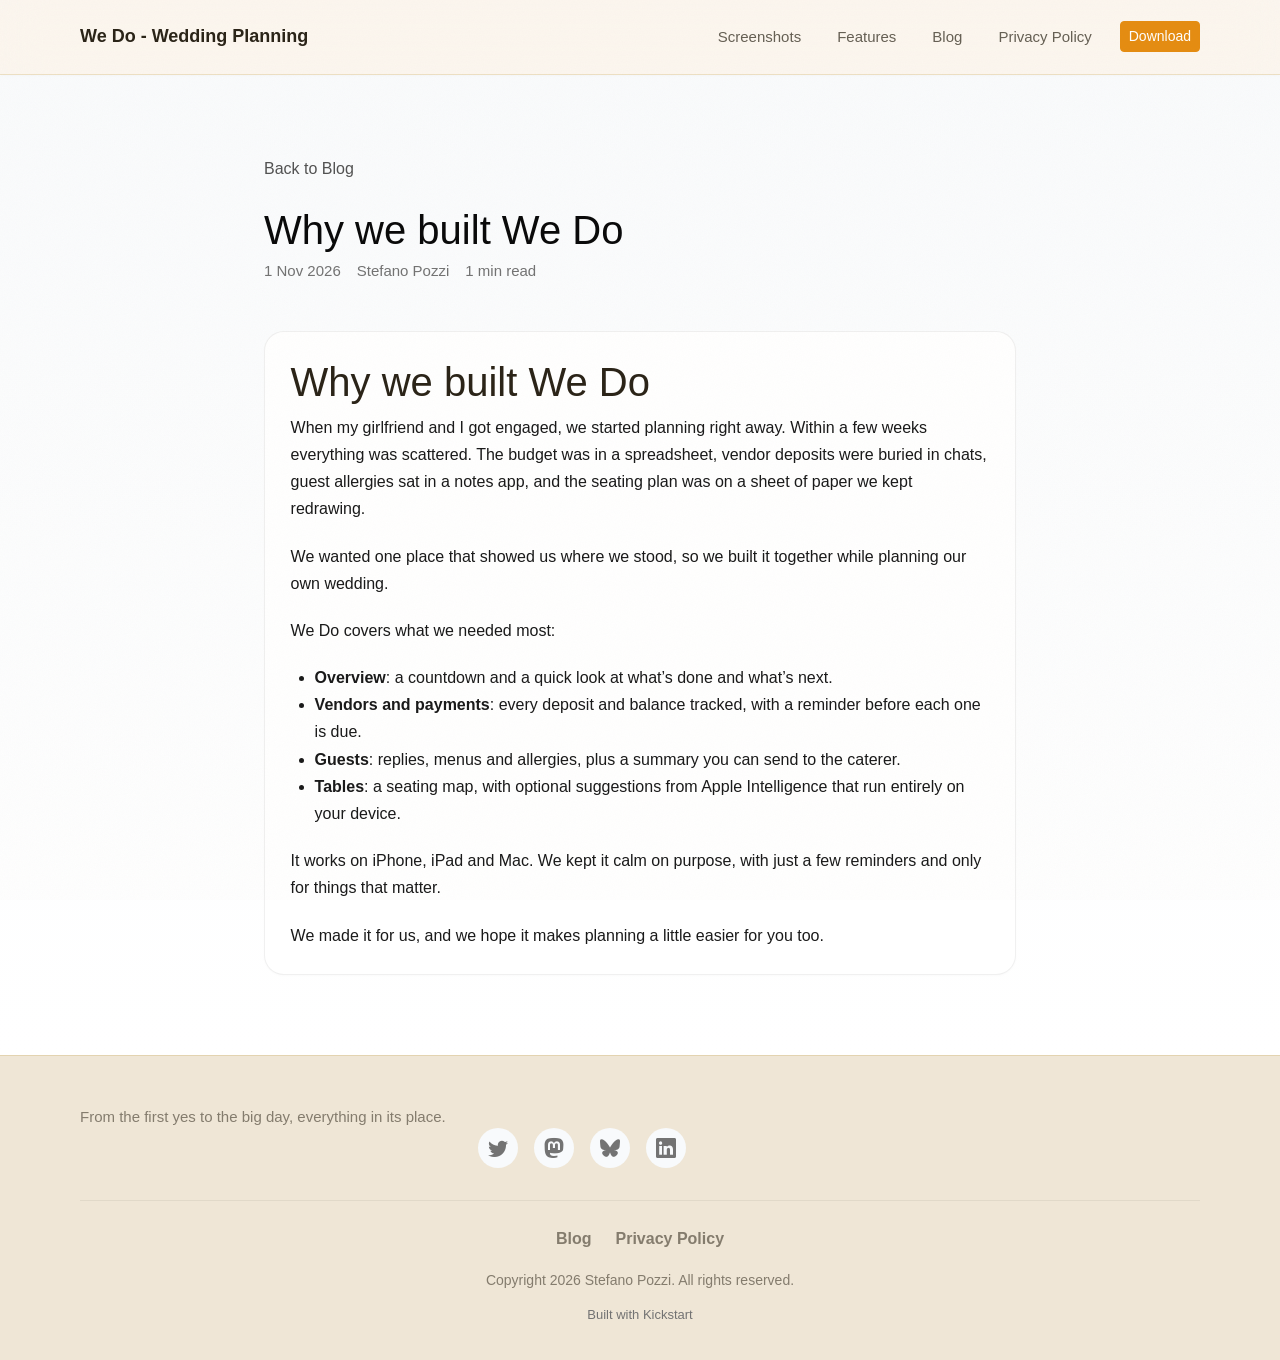
<file: blog/why-we-built-we-do/index.html>
<!doctype html>
<html lang="en" data-light-theme="light" data-dark-theme="dark">
  <head>
    <base href="../../" />
    <meta property="og:site_name" content="We Do - Wedding Planning" />
    <meta property="og:title" content="Why we built We Do" />
    <meta name="twitter:title" content="Why we built We Do" />
    <meta property="og:description" content="When my girlfriend and I got engaged, we started planning right away. Within a few weeks everything was scattered. The budget was in a spreadsheet, vendor deposits were buried in chats, guest allergies sat in a notes app, and the seating plan was on a sheet of paper we kept redrawing." />
    <meta name="twitter:description" content="When my girlfriend and I got engaged, we started planning right away. Within a few weeks everything was scattered. The budget was in a spreadsheet, vendor deposits were buried in chats, guest allergies sat in a notes app, and the seating plan was on a sheet of paper we kept redrawing." />
    <meta property="og:url" content="https://www.wedoplan.app/blog/why-we-built-we-do" />
    <meta name="twitter:domain" content="wedoplan.app" />
    <meta name="twitter:card" content="summary_large_image" />
    <meta name="twitter:dnt" content="on" />
    <meta charset="utf-8" />
    <meta name="viewport" content="width=device-width, initial-scale=1" />
    <meta name="description" content="When my girlfriend and I got engaged, we started planning right away. Within a few weeks everything was scattered. The budget was in a spreadsheet, vendor deposits were buried in chats, guest allergies sat in a notes app, and the seating plan was on a sheet of paper we kept redrawing." />
    <meta name="author" content="Stefano Pozzi" />
    <meta name="generator" content="Ignite v0.6.0" />
    <title>Why we built We Do - We Do - Wedding Planning</title>
    <link href="css/bootstrap.min.css" rel="stylesheet" />
    <link href="css/bootstrap-icons.min.css" rel="stylesheet" />
    <link href="css/ignite-core.min.css" rel="stylesheet" />
    <link href="https://www.wedoplan.app/blog/why-we-built-we-do" rel="canonical" />
    <link href="images/favicon.png" rel="icon" />
    <link href="css/styles.css" rel="stylesheet" />
    <style>
:root {
    --primary-color: #e58d12;
    --primary-rgb: 229, 141, 18;
    --font-family: -apple-system, BlinkMacSystemFont, 'Segoe UI', Roboto, 'Helvetica Neue', Arial, sans-serif;
    color-scheme: light dark;
}
</style>
    <link href="css/custom.css" rel="stylesheet" />
    <meta name="apple-itunes-app" content="app-id=6824412482" />
  </head>
  <body data-site-classes="site-shell">
    <header>
      <nav class="site-header navbar navbar-expand-md">
        <div class="container flex-wrap flex-lg-nowrap">
          <div class="me-2 me-md-auto">
            <a href="./" class="brand-link d-inline-flex align-items-center navbar-brand"><span class="brand-name">We Do - Wedding Planning</span></a>
          </div>
          <button type="button" class="navbar-toggler btn" data-bs-toggle="collapse" data-bs-target="#navbarCollapse" aria-controls="navbarCollapse" aria-expanded="false" aria-label="Toggle navigation"><span class="navbar-toggler-icon"></span></button>
          <div id="navbarCollapse" class="collapse navbar-collapse">
            <ul class="navbar-nav mb-2 mb-md-0 col justify-content-end">
              <li class="nav-item"><a href="#screenshots" class="nav-link text-nowrap">Screenshots</a></li>
              <li class="nav-item"><a href="#features" class="nav-link text-nowrap">Features</a></li>
              <li class="nav-item"><a href="https://wedoplan.app/blog" class="nav-link text-nowrap">Blog</a></li>
              <li class="nav-item"><a href="https://wedoplan.app/privacy" class="nav-link text-nowrap">Privacy Policy</a></li>
              <li class="nav-item"><a href="https://apps.apple.com/app/id6824412482" class="text-nowrap btn btn-sm btn-primary">Download</a></li>
            </ul>
          </div>
        </div>
      </nav>
    </header>
    <main class="site-main">
      <div class="ig-main-content">
        <div class="blog-post-page">
          <div class="container blog-article-page">
            <a href="blog/" class="blog-back-link">Back to Blog</a>
            <h1 class="blog-post-title">Why we built We Do</h1>
            <div class="blog-post-meta">
              <p class="blog-post-meta-item">1 Nov 2026</p>
              <p class="blog-post-meta-item">Stefano Pozzi</p>
              <p class="blog-post-meta-item">1 min read</p>
            </div>
            <div class="blog-article-body">
              <h1>Why we built We Do</h1>
              <p>When my girlfriend and I got engaged, we started planning right away. Within a few weeks everything was scattered. The budget was in a spreadsheet, vendor deposits were buried in chats, guest allergies sat in a notes app, and the seating plan was on a sheet of paper we kept redrawing.</p>
              <p>We wanted one place that showed us where we stood, so we built it together while planning our own wedding.</p>
              <p>We Do covers what we needed most:</p>
              <ul>
                <li><strong>Overview</strong>: a countdown and a quick look at what’s done and what’s next.</li>
                <li><strong>Vendors and payments</strong>: every deposit and balance tracked, with a reminder before each one is due.</li>
                <li><strong>Guests</strong>: replies, menus and allergies, plus a summary you can send to the caterer.</li>
                <li><strong>Tables</strong>: a seating map, with optional suggestions from Apple Intelligence that run entirely on your device.</li>
              </ul>
              <p>It works on iPhone, iPad and Mac. We kept it calm on purpose, with just a few reminders and only for things that matter.</p>
              <p>We made it for us, and we hope it makes planning a little easier for you too.</p>
            </div>
          </div>
        </div>
      </div>
    </main>
    <div class="site-footer">
      <div class="container">
        <div class="footer-content">
          <div class="footer-brand">
            <p class="footer-tagline">From the first yes to the big day, everything in its place.</p>
          </div>
          <div class="footer-social">
            <a href="https://x.com/Ste_Pozzi" class="social-link"><i class="bi-twitter"></i></a>
            <a href="https://iosdev.space/@stepozzi" class="social-link"><i class="bi-mastodon"></i></a>
            <a href="https://bsky.app/profile/stepozzi.bsky.social" class="social-link"><i class="bi-bluesky"></i></a>
            <a href="https://www.linkedin.com/in/stefano12pozzi/" class="social-link"><i class="bi-linkedin"></i></a>
          </div>
        </div>
        <div class="footer-copyright">
          <div class="footer-links">
            <a href="blog/" class="footer-privacy-link">Blog</a>
            <a href="privacy/" class="footer-privacy-link">Privacy Policy</a>
          </div>
          <p>Copyright 2026 Stefano Pozzi. All rights reserved.</p>
          <a href="https://www.kickstart.tools" class="footer-kickstart-link">Built with Kickstart</a>
        </div>
      </div>
    </div>
    <script src="js/bootstrap.bundle.min.js"></script>
    <script src="js/ignite-core.js"></script>
  </body>
</html>
</file>
<file: css/styles.css>
/* Custom styles */
:root {
    /* Theme colors - these can be overridden dynamically */
    --primary-color: #2563eb;
    --primary-hover: color-mix(in srgb, var(--primary-color) 84%, black);
    --primary-rgb: 37, 99, 235;

    /* Text colors */
    --text-dark: #0a0a0a;
    --text-primary: #1a1a1a;
    --text-muted: #525252;
    --text-light: #737373;
    --text-secondary: var(--text-muted);

    /* Background colors */
    --bg-page: #ffffff;
    --bg-light: #f8fafc;
    --bg-card: #ffffff;
    --bg-primary: var(--bg-page);
    --bg-secondary: var(--bg-light);
    --surface-elevated: color-mix(in srgb, var(--bg-page) 92%, transparent);
    --section-surface-a: var(--bg-page);
    --section-surface-b: #f8f9fb;

    /* Border and shadow */
    --border-color: rgba(0, 0, 0, 0.06);
    --shadow-sm: 0 1px 3px rgba(0, 0, 0, 0.02);
    --shadow-md: 0 4px 12px rgba(0, 0, 0, 0.08);
    --shadow-lg: 0 8px 24px rgba(0, 0, 0, 0.12);

    /* Special colors */
    --star-color: #facc15;

    /* Font families */
    --font-family-system: -apple-system, BlinkMacSystemFont, "Segoe UI", "Roboto", "Helvetica Neue", sans-serif;
    --font-family-serif: Georgia, "Times New Roman", Times, serif;
    --font-family-mono: "SF Mono", Menlo, Monaco, Consolas, monospace;
    --font-family: var(--font-family-system);

    /* Spacing scale */
    --spacing-xs: 0.25rem;
    --spacing-sm: 0.5rem;
    --spacing-md: 1rem;
    --spacing-lg: 1.5rem;
    --spacing-xl: 2rem;
    --spacing-2xl: 3rem;
    --spacing-3xl: 5rem;

    /* Border radius */
    --radius-sm: 0.375rem;
    --radius-md: 0.625rem;
    --radius-lg: 1rem;
    --border-radius-sm: var(--radius-sm);
    --border-radius-md: var(--radius-md);
    --border-radius-lg: var(--radius-lg);
    --section-padding-y: var(--spacing-3xl);
    --section-padding: var(--section-padding-y) 0;
    --bs-primary: var(--primary-color);
    --bs-primary-rgb: var(--primary-rgb);
    --bs-link-color: var(--primary-color);
    --bs-link-color-rgb: var(--primary-rgb);
    --bs-link-hover-color: var(--primary-hover);
    --bs-link-hover-color-rgb: var(--primary-rgb);
}

/* Dark mode via class */
body[data-site-classes~="dark-mode"] {
    --text-dark: #fafafa;
    --text-primary: #e5e5e5;
    --text-muted: #a1a1aa;
    --text-light: #71717a;
    --text-secondary: var(--text-muted);
    --bg-page: #0a0a0a;
    --bg-light: #18181b;
    --bg-card: #27272a;
    --bg-primary: var(--bg-page);
    --bg-secondary: var(--bg-light);
    --surface-elevated: rgba(10, 10, 10, 0.92);
    --section-surface-a: var(--bg-page);
    --section-surface-b: #111114;
    --border-color: rgba(255, 255, 255, 0.1);
    --shadow-sm: 0 1px 3px rgba(0, 0, 0, 0.3);
    --shadow-md: 0 4px 12px rgba(0, 0, 0, 0.4);
    --shadow-lg: 0 8px 24px rgba(0, 0, 0, 0.5);
}

body[data-site-classes~="dark-mode"] .site-header .navbar-toggler-icon {
    background-image: url("data:image/svg+xml,%3csvg xmlns='http://www.w3.org/2000/svg' viewBox='0 0 30 30'%3e%3cpath stroke='rgba%28255,255,255,0.88%29' stroke-linecap='round' stroke-miterlimit='10' stroke-width='2' d='M4 7h22M4 15h22M4 23h22'/%3e%3c/svg%3e");
}

/* Dark mode via system preference (auto) */
@media (prefers-color-scheme: dark) {
    body:not([data-site-classes~="light-mode"]):not([data-site-classes~="dark-mode"]) {
        --text-dark: #fafafa;
        --text-primary: #e5e5e5;
        --text-muted: #a1a1aa;
        --text-light: #71717a;
        --text-secondary: var(--text-muted);
        --bg-page: #0a0a0a;
        --bg-light: #18181b;
        --bg-card: #27272a;
        --bg-primary: var(--bg-page);
        --bg-secondary: var(--bg-light);
        --surface-elevated: rgba(10, 10, 10, 0.92);
        --section-surface-a: var(--bg-page);
        --section-surface-b: #111114;
        --border-color: rgba(255, 255, 255, 0.1);
        --shadow-sm: 0 1px 3px rgba(0, 0, 0, 0.3);
        --shadow-md: 0 4px 12px rgba(0, 0, 0, 0.4);
        --shadow-lg: 0 8px 24px rgba(0, 0, 0, 0.5);
    }

    body:not([data-site-classes~="light-mode"]):not([data-site-classes~="dark-mode"]) .site-header .navbar-toggler-icon {
        background-image: url("data:image/svg+xml,%3csvg xmlns='http://www.w3.org/2000/svg' viewBox='0 0 30 30'%3e%3cpath stroke='rgba%28255,255,255,0.88%29' stroke-linecap='round' stroke-miterlimit='10' stroke-width='2' d='M4 7h22M4 15h22M4 23h22'/%3e%3c/svg%3e");
    }
}

/* Spacing density variations */
body[data-site-classes~="density-compact"] {
    --spacing-md: 0.75rem;
    --spacing-lg: 1rem;
    --spacing-xl: 1.5rem;
    --spacing-2xl: 2rem;
    --spacing-3xl: 3.5rem;
}

body[data-site-classes~="density-spacious"] {
    --spacing-md: 1.25rem;
    --spacing-lg: 2rem;
    --spacing-xl: 3rem;
    --spacing-2xl: 4rem;
    --spacing-3xl: 6rem;
}

/* Font family variations */
body[data-site-classes~="font-serif"] {
    --font-family: var(--font-family-serif);
}

body[data-site-classes~="font-mono"] {
    --font-family: var(--font-family-mono);
}

/* Base Styles */
html {
    background-color: var(--bg-page);
}

body {
    --bs-body-font-family: var(--font-family);
    --bs-body-color: var(--text-primary);
    --bs-body-bg: var(--bg-page);
    --bs-emphasis-color: var(--text-dark);
    --bs-secondary-color: var(--text-secondary);
    --bs-secondary-bg: var(--bg-secondary);
    --bs-tertiary-color: var(--text-light);
    --bs-tertiary-bg: var(--bg-light);
    --bs-border-color: var(--border-color);
    --bs-card-bg: var(--bg-card);
    --bs-card-border-color: var(--border-color);
    --bs-card-cap-bg: color-mix(in srgb, var(--bg-card) 88%, var(--bg-light));
    --bs-focus-ring-color: rgba(var(--primary-rgb), 0.15);
    margin: 0;
    font-family: var(--font-family);
    color: var(--text-primary);
    background-color: var(--bg-page);
    line-height: 1.7;
    min-height: 100vh;
    -webkit-font-smoothing: antialiased;
}

img {
    display: block;
    max-width: 100%;
}

.site-main {
    display: block;
}

.ig-main-content > .screenshots-section,
.ig-main-content > .highlights-section,
.ig-main-content > .features-section,
.ig-main-content > .testimonials-section,
.ig-main-content > .blog-posts-section,
.ig-main-content > .faq-section,
.ig-main-content > .pricing-section,
.ig-main-content > .team-section,
.ig-main-content > .video-section,
.ig-main-content > .newsletter-section,
.ig-main-content > .changelog-section,
.ig-main-content > .contact-form-section,
.ig-main-content > .custom-html-section,
.ig-main-content > .presskit-section {
    --section-surface: var(--section-surface-a);
}

.ig-main-content > .screenshots-section:nth-of-type(even),
.ig-main-content > .highlights-section:nth-of-type(even),
.ig-main-content > .features-section:nth-of-type(even),
.ig-main-content > .testimonials-section:nth-of-type(even),
.ig-main-content > .blog-posts-section:nth-of-type(even),
.ig-main-content > .faq-section:nth-of-type(even),
.ig-main-content > .pricing-section:nth-of-type(even),
.ig-main-content > .team-section:nth-of-type(even),
.ig-main-content > .video-section:nth-of-type(even),
.ig-main-content > .newsletter-section:nth-of-type(even),
.ig-main-content > .changelog-section:nth-of-type(even),
.ig-main-content > .contact-form-section:nth-of-type(even),
.ig-main-content > .custom-html-section:nth-of-type(even),
.ig-main-content > .presskit-section:nth-of-type(even) {
    --section-surface: var(--section-surface-b);
}

.container {
    max-width: 1200px;
    margin: 0 auto;
    padding: 0 1.5rem;
}

@media (min-width: 768px) {
    .container {
        padding: 0 2.5rem;
    }
}

/* Header */
.site-header {
    background: var(--surface-elevated);
    color: var(--text-primary);
    backdrop-filter: blur(12px);
    position: sticky;
    top: 0;
    z-index: 1000;
    border-bottom: 1px solid var(--border-color);
    box-shadow: var(--shadow-sm);
    padding: var(--spacing-md) 0;
    --bs-navbar-color: var(--text-muted);
    --bs-navbar-hover-color: var(--text-dark);
    --bs-navbar-active-color: var(--text-dark);
    --bs-navbar-brand-color: var(--text-dark);
    --bs-navbar-brand-hover-color: var(--text-dark);
    --bs-navbar-disabled-color: var(--text-light);
    --bs-navbar-toggler-border-color: var(--border-color);
    --bs-navbar-toggler-focus-width: 0;
}

.site-header .container {
    align-items: center;
    gap: var(--spacing-sm) var(--spacing-lg);
}

.site-header .navbar-brand {
    margin-right: 0;
    padding-top: 0;
    padding-bottom: 0;
}

.brand-link {
    display: flex;
    align-items: center;
    gap: 0.875rem;
    text-decoration: none;
    color: inherit;
    transition: transform 0.2s ease;
}

.brand-link:hover {
    transform: translateY(-1px);
    text-decoration: none;
}

.site-logo {
    height: 3rem;
    width: 3rem;
    border-radius: 0.75rem;
    border: 1px solid rgba(0, 0, 0, 0.08);
    box-shadow: 0 2px 8px rgba(0, 0, 0, 0.06);
    object-fit: cover;
}

.brand-name {
    font-size: 1.125rem;
    font-weight: 600;
    color: var(--text-dark);
}

.site-header .navbar-collapse {
    align-items: center;
}

.site-header .navbar-nav {
    align-items: flex-start;
    gap: var(--spacing-xs);
}

.site-header .nav-link,
.nav-link {
    color: var(--text-muted);
    text-decoration: none;
    font-weight: 500;
    font-size: 0.9375rem;
    transition: color 0.2s ease;
    position: relative;
}

.site-header .nav-link:hover,
.nav-link:hover {
    color: var(--text-dark);
    text-decoration: none;
}

.site-header .nav-link.active {
    color: var(--text-dark);
}

.nav-link::after {
    content: '';
    position: absolute;
    bottom: -0.25rem;
    left: 0;
    width: 0;
    height: 2px;
    background: var(--primary-color);
    transition: width 0.3s ease;
}

.nav-link:hover::after {
    width: 100%;
}

.site-header .navbar-toggler {
    padding: 0.4rem 0.55rem;
    border-radius: var(--radius-sm);
}

.site-header .navbar-toggler:focus {
    box-shadow: none;
}

.site-header .navbar-toggler-icon {
    background-image: url("data:image/svg+xml,%3csvg xmlns='http://www.w3.org/2000/svg' viewBox='0 0 30 30'%3e%3cpath stroke='rgba%2810,10,10,0.82%29' stroke-linecap='round' stroke-miterlimit='10' stroke-width='2' d='M4 7h22M4 15h22M4 23h22'/%3e%3c/svg%3e");
}

/* CTA Button */
.cta-button {
    display: inline-block;
    background: var(--primary-color);
    color: #fff !important;
    padding: 0.875rem 2rem;
    border-radius: 0.625rem;
    font-weight: 600;
    text-decoration: none;
    transition: transform 0.2s ease, box-shadow 0.2s ease, color 0.2s ease;
    box-shadow: 0 4px 12px rgba(var(--primary-rgb), 0.2);
}

.cta-button:hover {
    background: var(--primary-hover);
    transform: translateY(-2px);
    box-shadow: 0 6px 20px rgba(var(--primary-rgb), 0.3);
    text-decoration: none;
}

.nav-cta-button {
    padding: 0.625rem 1rem;
    border-radius: 999px;
    box-shadow: none;
}

.nav-cta-button:hover {
    box-shadow: 0 10px 24px rgba(var(--primary-rgb), 0.18);
}

.cta-button-primary {
    background: linear-gradient(135deg, var(--primary-color) 0%, var(--primary-hover) 100%);
    padding: 1rem 2.5rem;
    font-size: 1.0625rem;
}

/* Hero Section */
.hero {
    padding: 5rem 0 4rem;
    background: linear-gradient(180deg, var(--bg-light) 0%, var(--bg-page) 100%);
    text-align: center;
}

@media (min-width: 768px) {
    .hero {
        padding: 7rem 0 5rem;
    }
}

.hero-content {
    max-width: 800px;
    margin: 0 auto;
}

.hero-title {
    margin-bottom: 1.5rem;
    color: var(--text-dark);
    font-weight: 800;
}

.hero-subtitle {
    font-size: clamp(1.125rem, 2vw, 1.375rem);
    line-height: 1.6;
    color: var(--text-muted);
    margin-bottom: 2.5rem;
}

.hero-cta {
    margin-bottom: 2.5rem;
}

.hero-rating {
    display: flex;
    align-items: center;
    justify-content: center;
    gap: 1rem;
    flex-wrap: wrap;
}

.rating-stars {
    display: flex;
    gap: 0.25rem;
}

.star {
    color: var(--star-color);
    font-size: 1.25rem;
}

.rating-text {
    font-size: 0.9375rem;
    color: var(--text-muted);
    margin: 0;
}

.rating-count {
    color: var(--text-light);
}

/* Section Headers */
.section-header {
    text-align: center;
    max-width: 700px;
    margin: 0 auto 3rem;
}

.section-header:empty,
.section-header:not(:has(*)) {
    display: none;
}

.section-description {
    color: var(--text-muted);
    font-size: 1.0625rem;
}

/* Screenshots Section */
.screenshots-section {
    padding: 5rem 0;
    background: var(--section-surface, var(--bg-page));
}

.screenshots-container {
    margin-bottom: 2rem;
}

.screenshots-scroll {
    display: flex;
    align-items: center;
    gap: 1.5rem;
    overflow-x: auto;
    padding: 1rem 0;
    scroll-snap-type: x mandatory;
    -webkit-overflow-scrolling: touch;
}

.screenshot-card {
    flex: 0 0 auto;
    scroll-snap-align: start;
}

.screenshot-image {
    width: 280px;
    height: auto;
    border-radius: 1rem;
    box-shadow: 0 4px 20px rgba(0, 0, 0, 0.1);
}

.screenshot-image.screenshot-landscape-image {
    width: 630px;
    max-width: calc(100vw - 3rem);
}

.screenshot-frame-image {
    border-radius: 0;
    box-shadow: none;
    filter: drop-shadow(0 1.25rem 2rem rgba(0, 0, 0, 0.22));
}

.screenshot-lightbox-image {
    max-width: 100%;
    height: auto;
}

.screenshot-lightbox-image.screenshot-landscape-image {
    width: auto;
    max-height: 75vh;
}

/* Highlights Section */
.highlights-section {
    padding: var(--section-padding-y) 0;
    background: var(--section-surface, var(--bg-light));
}

.highlights-section .highlights-grid {
    margin-top: 0;
}

.highlights-grid {
    display: grid;
    grid-template-columns: repeat(3, minmax(0, 1fr));
    gap: 2rem;
}

.highlight-card {
    background: var(--bg-card);
    padding: 2rem;
    border-radius: 1rem;
    box-shadow: var(--shadow-sm);
    transition: transform 0.2s ease, box-shadow 0.2s ease;
}

.highlight-card:hover {
    transform: translateY(-4px);
    box-shadow: var(--shadow-lg);
}

.highlight-title {
    margin-bottom: 0.75rem;
    color: var(--text-dark);
}

.highlight-description {
    color: var(--text-muted);
    margin: 0;
}

.highlights-section.highlights-grid-multiple-of-three .highlights-grid,
.highlights-section.highlights-grid-multiple-of-two .highlights-grid {
    grid-template-columns: 1fr;
}

@media (min-width: 42rem) {
    .highlights-section.highlights-grid-multiple-of-two .highlights-grid {
        grid-template-columns: repeat(2, minmax(0, 1fr));
    }
}

@media (min-width: 56rem) {
    .highlights-section.highlights-grid-multiple-of-three .highlights-grid {
        grid-template-columns: repeat(3, minmax(0, 1fr));
    }
}

@media (max-width: 767px) {
    .highlights-grid {
        grid-template-columns: 1fr;
    }
}

/* Features Section */
.features-section {
    padding: 5rem 0;
    background: var(--section-surface, var(--bg-page));
}

.feature-category {
    margin-bottom: 4rem;
}

.feature-category:last-child {
    margin-bottom: 0;
}

.category-title {
    text-align: center;
    margin-bottom: 0.75rem;
}

.category-description {
    text-align: center;
    color: var(--text-muted);
    max-width: 700px;
    margin: 0 auto 2rem;
}

.features-grid {
    display: grid;
    grid-template-columns: repeat(auto-fit, minmax(280px, 1fr));
    gap: 2rem;
}

.feature-card {
    background: var(--bg-light);
    padding: 2rem;
    border-radius: 1rem;
    text-align: center;
}

.feature-icon {
    width: 4rem;
    height: 4rem;
    background: linear-gradient(135deg, var(--primary-color) 0%, var(--primary-hover) 100%);
    border-radius: 1rem;
    display: flex;
    align-items: center;
    justify-content: center;
    margin: 0 auto 1.25rem;
}

.feature-icon-image {
    font-size: 1.5rem;
    color: #fff;
}

.feature-title {
    margin-bottom: 0.75rem;
    color: var(--text-dark);
}

.feature-description {
    color: var(--text-muted);
    margin: 0;
}

/* Testimonials Section */
.testimonials-section {
    padding: 5rem 0;
    background: var(--section-surface, var(--bg-light));
}

.testimonials-scroll {
    display: flex;
    gap: 1.5rem;
    overflow-x: auto;
    padding: 1rem 0;
    -webkit-overflow-scrolling: touch;
}

.testimonial-card {
    flex: 0 0 auto;
    width: 320px;
    background: var(--bg-card);
    padding: 2rem;
    border-radius: 1rem;
    box-shadow: var(--shadow-sm);
}

.testimonial-rating {
    display: flex;
    gap: 0.25rem;
    margin-bottom: 1rem;
}

.testimonial-quote {
    color: var(--text-muted);
    font-style: italic;
    margin-bottom: 1rem;
    line-height: 1.6;
}

.testimonial-author {
    font-weight: 600;
    color: var(--text-dark);
    margin: 0;
}

/* Download Section */
.download-section {
    padding: 5rem 0;
    background: linear-gradient(135deg, var(--primary-color) 0%, var(--primary-hover) 100%);
    text-align: center;
}

.download-content h2 {
    color: #fff;
    margin-bottom: 1rem;
}

.download-description {
    color: rgba(255, 255, 255, 0.9);
    max-width: 600px;
    margin: 0 auto 2rem;
    font-size: 1.125rem;
}

.download-section .download-cta-button {
    background: #fff;
    color: #000 !important;
    box-shadow: 0 10px 28px rgba(0, 0, 0, 0.2);
}

.download-section .download-cta-button:hover {
    background: rgba(255, 255, 255, 0.92);
    color: #000 !important;
    box-shadow: 0 14px 34px rgba(0, 0, 0, 0.25);
}

/* FAQ Section */
.faq-section {
    padding: 5rem 0;
    background: var(--section-surface, var(--bg-page));
}

.faq-accordion {
    --bs-accordion-bg: var(--bg-card);
    --bs-accordion-border-color: var(--border-color);
    --bs-accordion-border-radius: var(--radius-lg);
    --bs-accordion-btn-bg: var(--bg-card);
    --bs-accordion-btn-color: var(--text-dark);
    --bs-accordion-active-bg: var(--bg-card);
    --bs-accordion-active-color: var(--text-dark);
    --bs-accordion-btn-focus-border-color: rgba(var(--primary-rgb), 0.45);
    --bs-accordion-btn-focus-box-shadow: 0 0 0 0.2rem rgba(var(--primary-rgb), 0.15);
    max-width: 800px;
    margin: 0 auto;
}

.faq-accordion .accordion-item {
    overflow: hidden;
    background: var(--bg-card);
    border: 1px solid var(--border-color);
    border-radius: 0;
    box-shadow: none;
}

.faq-accordion .accordion-item:first-child {
    border-top-left-radius: var(--radius-lg);
    border-top-right-radius: var(--radius-lg);
}

.faq-accordion .accordion-item:last-child {
    border-bottom-left-radius: var(--radius-lg);
    border-bottom-right-radius: var(--radius-lg);
}

.faq-accordion .accordion-item + .accordion-item {
    border-top: 0;
    margin-top: 0;
}

.faq-accordion .accordion-button {
    font-size: 1.05rem;
    color: var(--text-dark);
    padding: 1.25rem 1.5rem;
    box-shadow: none;
    background: var(--bg-card);
}

.faq-accordion .accordion-button:not(.collapsed) {
    box-shadow: none;
    border-bottom: 1px solid var(--border-color);
}

.faq-accordion .accordion-body {
    background: var(--bg-card);
    color: var(--text-primary);
    padding: 1rem 1.5rem 1.25rem;
}

.faq-answer {
    margin: 0;
    color: var(--text-secondary);
}

/* Footer */
.site-footer {
    background: color-mix(in srgb, var(--bg-light) 92%, var(--bg-page));
    color: var(--text-primary);
    padding: 3rem 0 2rem;
    border-top: 1px solid var(--border-color);
}

.footer-content {
    display: flex;
    flex-wrap: wrap;
    gap: 2rem;
    margin-bottom: 2rem;
}

.footer-brand {
    max-width: 400px;
}

.footer-logo {
    width: 48px;
    height: 48px;
    border-radius: 0.75rem;
    margin-bottom: 1rem;
}

.footer-tagline {
    color: var(--text-muted);
    font-size: 0.9375rem;
    margin: 0;
}

.footer-copyright {
    border-top: 1px solid var(--border-color);
    padding-top: 1.5rem;
    text-align: center;
}

.footer-copyright p {
    color: var(--text-light);
    font-size: 0.875rem;
    margin: 0;
}

.footer-kickstart-link {
    display: inline-block;
    margin-top: 0.75rem;
    color: var(--text-light);
    font-size: 0.8125rem;
    text-decoration: none;
    transition: color 0.2s ease;
}

.footer-kickstart-link:hover {
    color: var(--primary-color);
}

/* Responsive */
@media (max-width: 767px) {
    .site-header .navbar-collapse {
        padding-top: var(--spacing-md);
    }

    .site-header .navbar-nav {
        width: 100%;
    }

    .site-header .nav-link::after {
        display: none;
    }

    .site-header .nav-cta-button {
        margin-top: var(--spacing-xs);
    }

    .screenshot-image {
        width: 240px;
    }

    .screenshot-image.screenshot-landscape-image {
        width: 480px;
    }

    .testimonial-card {
        width: 280px;
    }
}

@media (min-width: 768px) {
    .site-header .navbar-nav {
        align-items: center;
        gap: 1.25rem;
    }

    .site-header .navbar-collapse {
        justify-content: flex-end;
    }
}

/* ============================================
   Section Layout Variants
   ============================================ */

/* Hero Layout Variants */
.hero-centered {
    text-align: center;
}

.hero-centered .hero-content {
    max-width: 800px;
    margin: 0 auto;
}

.hero-left {
    text-align: left;
}

.hero-left .hero-content {
    max-width: 700px;
    margin: 0;
}

.hero-left .hero-cta {
    justify-content: flex-start;
}

.hero-left .hero-rating {
    justify-content: flex-start;
}

.hero-right {
    text-align: right;
}

.hero-right .hero-content {
    max-width: 700px;
    margin: 0 0 0 auto;
}

.hero-right .hero-cta {
    justify-content: flex-end;
}

.hero-right .hero-rating {
    justify-content: flex-end;
}

/* Features Layout Variants */
.features-grid-layout .features-grid {
    display: grid;
    grid-template-columns: repeat(auto-fit, minmax(280px, 1fr));
    gap: 2rem;
}

.features-list-layout .features-grid {
    display: flex;
    flex-direction: column;
    gap: 1.5rem;
    max-width: 800px;
    margin: 0 auto;
}

.features-list-layout .feature-card {
    display: flex;
    align-items: flex-start;
    gap: 1.5rem;
    text-align: left;
    padding: 1.5rem;
}

.features-list-layout .feature-icon {
    margin: 0;
    flex-shrink: 0;
}

.features-cards-layout .features-grid {
    display: grid;
    grid-template-columns: repeat(auto-fit, minmax(320px, 1fr));
    gap: 2rem;
}

.features-cards-layout .feature-card {
    background: var(--bg-card);
    padding: 2.5rem;
    border-radius: 1.25rem;
    box-shadow: var(--shadow-md);
    border: 1px solid var(--border-color);
}

.features-section.features-grid-layout.features-grid-multiple-of-three .features-grid,
.features-section.features-cards-layout.features-grid-multiple-of-three .features-grid,
.features-section.features-grid-layout.features-grid-multiple-of-two .features-grid,
.features-section.features-cards-layout.features-grid-multiple-of-two .features-grid {
    grid-template-columns: 1fr;
}

@media (min-width: 42rem) {
    .features-section.features-grid-layout.features-grid-multiple-of-two .features-grid {
        grid-template-columns: repeat(2, minmax(0, 1fr));
    }
}

@media (min-width: 48rem) {
    .features-section.features-cards-layout.features-grid-multiple-of-two .features-grid {
        grid-template-columns: repeat(2, minmax(0, 1fr));
    }
}

@media (min-width: 56rem) {
    .features-section.features-grid-layout.features-grid-multiple-of-three .features-grid {
        grid-template-columns: repeat(3, minmax(0, 1fr));
    }
}

@media (min-width: 64rem) {
    .features-section.features-cards-layout.features-grid-multiple-of-three .features-grid {
        grid-template-columns: repeat(3, minmax(0, 1fr));
    }
}

/* Screenshots Layout Variants */
.screenshots-carousel .screenshots-scroll {
    display: flex;
    gap: 1.5rem;
    overflow-x: auto;
    padding: 1rem 0;
    scroll-snap-type: x mandatory;
    -webkit-overflow-scrolling: touch;
}

.screenshots-grid .screenshots-scroll {
    display: grid;
    grid-template-columns: repeat(auto-fit, minmax(280px, 1fr));
    gap: 2rem;
    overflow-x: visible;
}

.screenshots-grid .screenshot-card {
    flex: none;
}

.screenshots-grid .screenshot-image.screenshot-landscape-image {
    max-width: 100%;
}

/* Testimonials Layout Variants */
.testimonials-carousel .testimonials-scroll {
    display: flex;
    gap: 1.5rem;
    overflow-x: auto;
    padding: 1rem 0;
    -webkit-overflow-scrolling: touch;
}

.testimonials-grid .testimonials-scroll {
    display: grid;
    grid-template-columns: repeat(auto-fit, minmax(300px, 1fr));
    gap: 2rem;
    overflow-x: visible;
}

.testimonials-grid .testimonial-card {
    flex: none;
    width: auto;
}

.testimonials-quotes .testimonials-scroll {
    display: flex;
    flex-direction: column;
    gap: 3rem;
    max-width: 800px;
    margin: 0 auto;
    overflow-x: visible;
}

.testimonials-quotes .testimonial-card {
    flex: none;
    width: auto;
    background: transparent;
    box-shadow: none;
    padding: 1rem 0 2rem;
    text-align: center;
    border-bottom: 1px solid var(--border-color);
}

.testimonials-quotes .testimonial-card:last-child {
    border-bottom: none;
}

.testimonials-quotes .testimonial-quote {
    font-size: 1.125rem;
    font-style: italic;
    line-height: 1.6;
    color: var(--text-primary);
    margin-bottom: 1.5rem;
}

.testimonials-quotes .testimonial-rating {
    justify-content: center;
}

.testimonials-quotes .testimonial-rating .star {
    font-size: 1.375rem;
}

.testimonials-quotes .testimonial-quote::before {
    content: '"';
}

.testimonials-quotes .testimonial-quote::after {
    content: '"';
}

.testimonials-quotes .testimonial-author {
    font-size: 1.125rem;
}

/* ==========================================
   PRICING SECTION
   ========================================== */

.pricing-section {
    padding: var(--section-padding-y) 0;
    background: var(--section-surface, var(--bg-primary));
}

.pricing-tiers {
    display: grid;
    grid-template-columns: repeat(auto-fit, minmax(300px, 1fr));
    gap: 2rem;
    margin-top: 3rem;
}

.pricing-tier {
    background: var(--bg-card);
    border: 1px solid var(--border-color);
    border-radius: 1rem;
    padding: 2rem;
    display: grid;
    gap: 1rem;
    align-content: start;
    position: relative;
    transition: transform 0.2s ease, box-shadow 0.2s ease;
}

.pricing-tier:hover {
    transform: translateY(-4px);
    box-shadow: var(--shadow-lg);
}

.pricing-tier-highlighted {
    border-color: var(--primary-color);
    box-shadow: 0 0 0 2px var(--primary-color);
}

.pricing-badge {
    position: absolute;
    top: -0.75rem;
    left: 50%;
    transform: translateX(-50%);
}

.pricing-tier-name {
    font-weight: 700;
    color: var(--text-primary);
    margin-bottom: 0.5rem;
}

.pricing-tier-description {
    color: var(--text-secondary);
    font-size: 0.9rem;
    margin: 0;
}

.pricing-price {
    margin: 0;
}

.pricing-price-line {
    display: inline-flex;
    align-items: baseline;
    gap: 0.625rem;
    flex-wrap: wrap;
}

.pricing-amount {
    font-size: 2.5rem;
    font-weight: 700;
    color: var(--text-primary);
}

.pricing-period {
    font-size: 1rem;
    color: var(--text-secondary);
}

.pricing-period-onetime {
    text-transform: lowercase;
}

.pricing-cta {
    width: 100%;
    text-align: center;
}

.pricing-features {
    flex: 1;
    display: flex;
    flex-direction: column;
    gap: 0.75rem;
}

.pricing-feature {
    display: flex;
    align-items: center;
    gap: 0.75rem;
    font-size: 0.95rem;
}

.feature-included {
    color: #10b981;
    font-weight: 600;
}

.feature-excluded {
    color: #ef4444;
    font-weight: 600;
}

/* ==========================================
   TEAM SECTION
   ========================================== */

.team-section {
    padding: var(--section-padding-y) 0;
    background: var(--section-surface, var(--bg-secondary));
}

.team-members {
    display: grid;
    grid-template-columns: repeat(auto-fit, minmax(280px, 1fr));
    gap: 2rem;
    margin-top: 3rem;
}

.team-member {
    background: var(--bg-card);
    border-radius: 1rem;
    padding: 2rem;
    text-align: center;
    color: var(--text-primary);
    border: 1px solid var(--border-color);
    transition: transform 0.2s ease, box-shadow 0.2s ease;
}

.team-member:hover {
    transform: translateY(-4px);
    box-shadow: var(--shadow-lg);
}

.team-member-photo {
    width: 120px;
    height: 120px;
    border-radius: 50%;
    object-fit: cover;
    margin: 0 auto 1.5rem;
    border: 3px solid var(--border-color);
}

.team-member-photo-placeholder {
    width: 120px;
    height: 120px;
    border-radius: 50%;
    background: var(--bg-secondary);
    margin: 0 auto 1.5rem;
    display: flex;
    align-items: center;
    justify-content: center;
}

.team-member-name {
    font-weight: 700;
    color: var(--text-primary);
    margin-bottom: 0.25rem;
}

.team-member-role {
    color: var(--primary-color);
    font-size: 0.9rem;
    font-weight: 500;
    margin-bottom: 1rem;
}

.team-member-bio {
    color: var(--text-secondary);
    font-size: 0.95rem;
    line-height: 1.6;
    margin-bottom: 1rem;
}

.team-member-social {
    display: flex;
    justify-content: center;
    flex-wrap: wrap;
    gap: 0.75rem;
}

.team-social-link {
    display: inline-flex;
    align-items: center;
    justify-content: center;
    width: 2.75rem;
    height: 2.75rem;
    padding: 0;
    border: 1px solid var(--border-color);
    border-radius: 50%;
    background: color-mix(in srgb, var(--bg-card) 82%, var(--bg-light));
    color: var(--text-primary);
    line-height: 1;
    text-decoration: none;
    transition: transform 0.2s ease, border-color 0.2s ease, color 0.2s ease;
}

.team-social-link i {
    font-size: 1.05rem;
    line-height: 1;
}

.team-social-link:hover {
    transform: translateY(-1px);
    border-color: color-mix(in srgb, var(--primary-color) 26%, var(--border-color));
    color: var(--primary-color);
    text-decoration: none;
}

/* ==========================================
   VIDEO SECTION
   ========================================== */

.video-section {
    padding: var(--section-padding-y) 0;
    background: var(--section-surface, var(--bg-primary));
}

.video-container {
    max-width: 900px;
    margin: 0 auto;
}

.video-frame,
.video-custom {
    position: relative;
    padding-top: 56.25%;
    background: color-mix(in srgb, var(--bg-card) 88%, black);
    border: 1px solid var(--border-color);
    border-radius: 1rem;
    overflow: hidden;
    box-shadow: var(--shadow-lg);
}

.video-iframe,
.video-player {
    position: absolute;
    inset: 0;
    width: 100%;
    height: 100%;
    border: 0;
}

.video-player {
    object-fit: cover;
}

.video-placeholder {
    text-align: center;
    padding: 4rem 2rem;
    background: var(--bg-secondary);
    border-radius: 1rem;
    color: var(--text-secondary);
}

.video-preview-placeholder {
    background: color-mix(in srgb, var(--bg-card) 82%, black);
}

.video-preview-placeholder-poster {
    position: absolute;
    inset: 0;
    width: 100%;
    height: 100%;
    object-fit: cover;
    opacity: 0.35;
}

.video-preview-placeholder-overlay {
    position: absolute;
    inset: 0;
    display: flex;
    flex-direction: column;
    align-items: center;
    justify-content: center;
    gap: 1rem;
    padding: 2rem;
    text-align: center;
    color: var(--text-primary);
    background: linear-gradient(180deg, transparent 30%, color-mix(in srgb, var(--bg-card) 70%, black) 100%);
}

.video-preview-placeholder-icon {
    width: 4.5rem;
    height: 4.5rem;
    display: flex;
    align-items: center;
    justify-content: center;
    border-radius: 50%;
    background: color-mix(in srgb, var(--bg-card) 40%, black);
    color: var(--text-primary);
    font-size: 1.75rem;
    line-height: 1;
    padding-left: 0.35rem;
}

.video-preview-placeholder-message {
    max-width: 32rem;
    margin: 0;
    font-size: 0.95rem;
    color: var(--text-secondary);
}

/* ==========================================
   STATS SECTION
   ========================================== */

.stats-section {
    padding: var(--section-padding-y) 0;
    background: linear-gradient(135deg, var(--primary-color), var(--primary-hover));
    color: white;
}

.stats-section .section-header {
    color: white;
}

.stats-section .section-description {
    color: rgba(255, 255, 255, 0.9);
}

.stats-grid {
    display: grid;
    grid-template-columns: repeat(auto-fit, minmax(200px, 1fr));
    gap: 2rem;
    margin-top: 3rem;
}

.stat-item {
    text-align: center;
    padding: 2rem;
    background: rgba(255, 255, 255, 0.1);
    border-radius: 1rem;
    backdrop-filter: blur(10px);
}

.stat-icon {
    margin-bottom: 1rem;
    font-size: 2rem;
}

.stat-value {
    font-size: 3rem;
    font-weight: 800;
    margin-bottom: 0.5rem;
    line-height: 1;
}

.stat-label {
    font-size: 1rem;
    opacity: 0.9;
    font-weight: 500;
}

.stats-section.stats-grid-multiple-of-three .stats-grid,
.stats-section.stats-grid-multiple-of-two .stats-grid {
    grid-template-columns: 1fr;
}

@media (min-width: 42rem) {
    .stats-section.stats-grid-multiple-of-two .stats-grid {
        grid-template-columns: repeat(2, minmax(0, 1fr));
    }
}

@media (min-width: 56rem) {
    .stats-section.stats-grid-multiple-of-three .stats-grid {
        grid-template-columns: repeat(3, minmax(0, 1fr));
    }
}

/* ==========================================
   NEWSLETTER SECTION
   ========================================== */

.newsletter-section {
    padding: var(--section-padding-y) 0;
    background: var(--section-surface, var(--bg-secondary));
}

.newsletter-container {
    max-width: 720px;
    margin: 2rem auto 0;
    padding: clamp(1.5rem, 2.5vw, 2rem);
    background: var(--bg-card);
    border: 1px solid var(--border-color);
    border-radius: var(--radius-lg);
    box-shadow: var(--shadow-sm);
}

.newsletter-form {
    width: 100%;
}

.newsletter-form-row {
    display: flex;
    gap: 1rem;
    flex-wrap: wrap;
    align-items: stretch;
}

.newsletter-input {
    flex: 1;
    min-width: 240px;
    padding: 1rem 1.25rem;
    font-size: 1rem;
    border: 1px solid color-mix(in srgb, var(--text-primary) 18%, transparent);
    border-radius: 0.75rem;
    background: var(--bg-page);
    color: var(--text-primary);
    transition: border-color 0.2s ease, box-shadow 0.2s ease;
}

.newsletter-input:focus {
    outline: none;
    border-color: var(--primary-color);
    box-shadow: 0 0 0 3px rgba(var(--primary-rgb), 0.18);
}

.newsletter-input::placeholder {
    color: var(--text-secondary);
}

.newsletter-button {
    display: inline-flex;
    align-items: center;
    justify-content: center;
    padding: 1rem 2rem;
    font-size: 1rem;
    font-weight: 600;
    background: var(--primary-color);
    color: white;
    border: none;
    border-radius: 0.75rem;
    cursor: pointer;
    transition: background 0.2s ease, transform 0.2s ease;
}

.newsletter-button:hover {
    background: color-mix(in srgb, var(--primary-color) 85%, black);
    transform: translateY(-2px);
}

.newsletter-form-disabled {
    opacity: 0.8;
}

.newsletter-button:disabled {
    opacity: 0.6;
    cursor: not-allowed;
    transform: none;
}

.newsletter-disabled {
    opacity: 0.6;
}

.newsletter-config-notice {
    text-align: center;
    margin-top: 1rem;
    font-size: 0.875rem;
    color: var(--text-secondary);
}

.newsletter-privacy {
    text-align: center;
    margin-top: 1rem;
    font-size: 0.875rem;
    color: var(--text-secondary);
}

/* ==========================================
   CHANGELOG SECTION
   ========================================== */

.changelog-section {
    padding: var(--section-padding-y) 0;
    background: var(--section-surface, var(--bg-primary));
}

.changelog-entries {
    max-width: 800px;
    margin: 3rem auto 0;
    display: flex;
    flex-direction: column;
    gap: 3rem;
}

.changelog-entry {
    background: var(--bg-card);
    color: var(--text-primary);
    border: 1px solid var(--border-color);
    border-radius: 1rem;
    padding: 2rem;
}

.changelog-entry-header {
    display: flex;
    align-items: baseline;
    gap: 1rem;
    margin-bottom: 1rem;
    flex-wrap: wrap;
}

.changelog-version {
    font-weight: 700;
    color: var(--text-primary);
}

.changelog-date {
    font-size: 0.875rem;
    color: var(--text-secondary);
}

.changelog-summary {
    color: var(--text-secondary);
    margin-bottom: 1.5rem;
    line-height: 1.6;
}

.changelog-items {
    display: flex;
    flex-direction: column;
    gap: 0.75rem;
}

.changelog-item {
    display: flex;
    align-items: flex-start;
    gap: 0.75rem;
}

.changelog-badge {
    display: inline-flex;
    align-items: center;
    justify-content: center;
    flex-shrink: 0;
    font-size: 0.75rem;
    padding: 0.25rem 0.5rem;
    border-radius: 0.375rem;
    font-weight: 600;
    text-transform: uppercase;
    letter-spacing: 0.025em;
    border: 0;
    box-shadow: none;
}

.changelog-badge.badge {
    color: inherit;
    background: transparent;
}

.changelog-badge-new {
    background: #dcfce7;
    color: #166534;
}

.changelog-badge-improved {
    background: #dbeafe;
    color: #1e40af;
}

.changelog-badge-fixed {
    background: #fef3c7;
    color: #92400e;
}

.changelog-badge-removed {
    background: #fee2e2;
    color: #991b1b;
}

.changelog-item-text {
    color: var(--text-primary);
    line-height: 1.5;
}

/* Dark mode adjustments for changelog badges */
body[data-site-classes~="dark-mode"] .changelog-badge-new {
    background: rgba(16, 185, 129, 0.2);
    color: #6ee7b7;
}

body[data-site-classes~="dark-mode"] .changelog-badge-improved {
    background: rgba(59, 130, 246, 0.2);
    color: #93c5fd;
}

body[data-site-classes~="dark-mode"] .changelog-badge-fixed {
    background: rgba(245, 158, 11, 0.2);
    color: #fcd34d;
}

body[data-site-classes~="dark-mode"] .changelog-badge-removed {
    background: rgba(239, 68, 68, 0.2);
    color: #fca5a5;
}

@media (prefers-color-scheme: dark) {
    body:not([data-site-classes~="light-mode"]):not([data-site-classes~="dark-mode"]) .changelog-badge-new {
        background: rgba(16, 185, 129, 0.2);
        color: #6ee7b7;
    }

    body:not([data-site-classes~="light-mode"]):not([data-site-classes~="dark-mode"]) .changelog-badge-improved {
        background: rgba(59, 130, 246, 0.2);
        color: #93c5fd;
    }

    body:not([data-site-classes~="light-mode"]):not([data-site-classes~="dark-mode"]) .changelog-badge-fixed {
        background: rgba(245, 158, 11, 0.2);
        color: #fcd34d;
    }

    body:not([data-site-classes~="light-mode"]):not([data-site-classes~="dark-mode"]) .changelog-badge-removed {
        background: rgba(239, 68, 68, 0.2);
        color: #fca5a5;
    }
}

/* ==========================================
   LEGAL PAGES
   ========================================== */

.privacy-page,
.terms-page {
    padding: var(--section-padding-y) 0;
    background: var(--bg-primary);
    min-height: 80vh;
}

.privacy-title,
.terms-title {
    font-weight: 700;
    margin-bottom: 2rem;
    color: var(--text-primary);
}

.privacy-content,
.terms-content {
    max-width: 800px;
    line-height: 1.8;
    color: var(--text-primary);
}

.privacy-content h2,
.privacy-content h3,
.terms-content h2,
.terms-content h3 {
    margin-top: 2rem;
    margin-bottom: 1rem;
    color: var(--text-primary);
}

.privacy-content p,
.terms-content p {
    margin-bottom: 1rem;
    color: var(--text-secondary);
}

.privacy-content ul,
.terms-content ul {
    margin-left: 1.5rem;
    margin-bottom: 1rem;
}

.privacy-content li,
.terms-content li {
    margin-bottom: 0.5rem;
    color: var(--text-secondary);
}

.footer-links {
    margin-bottom: 1rem;
    display: flex;
    flex-wrap: wrap;
    justify-content: center;
    gap: 1.5rem;
}

.footer-privacy-link {
    color: var(--text-primary);
    text-decoration: none;
    font-size: 1rem;
    font-weight: 600;
    transition: color 0.2s ease, opacity 0.2s ease;
}

.footer-privacy-link:hover {
    color: var(--primary-color);
    opacity: 1;
}

/* ==========================================
   BLOG
   ========================================== */

.blog-index-page {
    padding: var(--spacing-3xl) 0;
    min-height: 80vh;
    background: linear-gradient(180deg, var(--bg-light) 0%, var(--bg-page) 100%);
}

.blog-index-header {
    display: grid;
    gap: var(--spacing-md);
    margin-bottom: var(--spacing-2xl);
    align-items: start;
}

.blog-index-title {
    margin: 0;
    color: var(--text-dark);
}

.blog-index-description {
    margin: 0;
    max-width: 44rem;
    color: var(--text-muted);
}

.blog-feed-link {
    display: inline-flex;
    align-items: center;
    justify-content: center;
    padding: 0.625rem 0.95rem;
    border: 1px solid var(--border-color);
    border-radius: 999px;
    background: color-mix(in srgb, var(--bg-card) 88%, var(--bg-light));
    color: var(--text-primary);
    text-decoration: none;
    box-shadow: var(--shadow-sm);
    transition: transform 0.2s ease, border-color 0.2s ease, color 0.2s ease;
}

.blog-feed-link:hover {
    color: var(--primary-color);
    border-color: color-mix(in srgb, var(--primary-color) 22%, var(--border-color));
    text-decoration: none;
    transform: translateY(-1px);
}

.blog-index-grid {
    display: grid;
    gap: var(--spacing-lg);
}

.blog-posts-section {
    padding: var(--section-padding);
    background: var(--section-surface, var(--bg-page));
}

.blog-posts-grid {
    display: grid;
    gap: var(--spacing-lg);
    margin-top: var(--spacing-xl);
}

.blog-posts-footer {
    display: flex;
    justify-content: center;
    margin-top: var(--spacing-xl);
}

.blog-index-footer {
    display: flex;
    justify-content: center;
    margin-top: var(--spacing-2xl);
}

.blog-card {
    display: grid;
    gap: 0.75rem;
    padding: clamp(1.25rem, 2vw, 1.75rem);
    border: 1px solid var(--border-color);
    border-radius: var(--radius-lg);
    background: linear-gradient(180deg, var(--bg-card) 0%, color-mix(in srgb, var(--bg-card) 70%, var(--bg-light)) 100%);
    box-shadow: var(--shadow-sm);
}

.blog-card-date {
    color: var(--text-light);
    font-size: 0.8125rem;
    letter-spacing: 0.03em;
    text-transform: uppercase;
    margin-bottom: -0.5rem;
}

.blog-card-title {
    color: var(--text-dark);
    text-decoration: none;
    font-size: 1.4rem;
    line-height: 1.25;
}

.blog-card-title:hover {
    color: var(--primary-color);
    text-decoration: none;
}

.blog-card-summary {
    margin: 0;
    color: var(--text-muted);
}

.blog-card-meta,
.blog-post-meta {
    display: flex;
    flex-wrap: wrap;
    gap: 0.75rem 1rem;
    margin-top: 0.25rem;
    color: var(--text-light);
    font-size: 0.9375rem;
}

.blog-card-meta-item,
.blog-post-meta-item {
    color: inherit;
}

.blog-card-link {
    color: var(--primary-color);
    font-weight: 600;
    text-decoration: none;
}

.blog-card-link:hover {
    color: var(--primary-hover);
    text-decoration: none;
}

.blog-empty-state {
    padding: var(--spacing-2xl);
    border: 1px dashed var(--border-color);
    border-radius: var(--radius-lg);
    background: var(--bg-card);
    color: var(--text-muted);
    text-align: center;
}

.blog-post-page {
    padding: var(--spacing-3xl) 0;
    min-height: 80vh;
    background: linear-gradient(180deg, color-mix(in srgb, var(--bg-light) 80%, var(--bg-page)) 0%, var(--bg-page) 100%);
}

.blog-article-page {
    max-width: 52rem;
}

.blog-back-link {
    display: inline-flex;
    align-items: center;
    margin-bottom: var(--spacing-lg);
    color: var(--text-muted);
    text-decoration: none;
}

.blog-back-link:hover {
    color: var(--primary-color);
    text-decoration: none;
}

.blog-post-title {
    margin: 0;
    color: var(--text-dark);
}

.blog-post-summary {
    margin: 0;
    color: var(--text-muted);
    font-size: 1.0625rem;
    line-height: 1.8;
}

.blog-tag-list {
    display: flex;
    flex-wrap: wrap;
    gap: 0.5rem;
}

.blog-tag {
    display: inline-flex;
    align-items: center;
    padding: 0.35rem 0.75rem;
    border: 1px solid color-mix(in srgb, var(--primary-color) 18%, transparent);
    border-radius: 999px;
    background: color-mix(in srgb, var(--primary-color) 10%, var(--bg-light));
    color: var(--primary-color);
    font-size: 0.875rem;
    line-height: 1;
}

.blog-article-body {
    margin-top: var(--spacing-xl);
    padding: clamp(1.5rem, 2vw, 2rem);
    border: 1px solid var(--border-color);
    border-radius: calc(var(--radius-lg) + 0.25rem);
    background: var(--bg-card);
    box-shadow: var(--shadow-sm);
}

.blog-article-body > :first-child {
    margin-top: 0;
}

.blog-article-body > :last-child {
    margin-bottom: 0;
}

.blog-article-body h2,
.blog-article-body h3 {
    margin-top: 2rem;
    margin-bottom: 0.75rem;
    color: var(--text-dark);
}

.blog-article-body p,
.blog-article-body li {
    color: var(--text-primary);
}

.blog-article-body p,
.blog-article-body ul,
.blog-article-body ol,
.blog-article-body pre,
.blog-article-body blockquote,
.blog-article-body img {
    margin-bottom: 1.25rem;
}

.blog-article-body ul,
.blog-article-body ol {
    padding-left: 1.5rem;
}

.blog-article-body a {
    color: var(--primary-color);
}

.blog-article-body a:hover {
    color: var(--primary-hover);
}

.blog-article-body blockquote {
    margin-left: 0;
    padding: 0.25rem 0 0.25rem 1rem;
    border-left: 3px solid color-mix(in srgb, var(--primary-color) 45%, var(--border-color));
    color: var(--text-muted);
    background: color-mix(in srgb, var(--bg-light) 80%, transparent);
}

.blog-article-body code {
    padding: 0.15rem 0.35rem;
    border-radius: var(--radius-sm);
    background: color-mix(in srgb, var(--bg-light) 88%, var(--bg-card));
    font-family: var(--font-family-mono);
    font-size: 0.9375em;
}

.blog-article-body pre {
    overflow-x: auto;
    padding: 1rem 1.125rem;
    border: 1px solid var(--border-color);
    border-radius: var(--radius-md);
    background: color-mix(in srgb, var(--bg-light) 78%, var(--bg-card));
}

.blog-article-body pre code {
    padding: 0;
    background: transparent;
}

.blog-article-body img {
    display: block;
    max-width: 100%;
    height: auto;
    border-radius: var(--radius-md);
    box-shadow: var(--shadow-sm);
}

@media (min-width: 900px) {
    .blog-index-grid {
        grid-template-columns: repeat(2, minmax(0, 1fr));
    }
}

@media (max-width: 768px) {
    .blog-index-page,
    .blog-post-page {
        padding: var(--spacing-2xl) 0;
    }

    .blog-article-body {
        padding: 1.25rem;
    }
}

/* =========================================
   App Icon Styles
   ========================================= */

/* Header App Icon */
.app-icon {
    width: 40px;
    height: 40px;
    border-radius: 10px;
    object-fit: cover;
    box-shadow: var(--shadow-sm);
}

/* Footer App Icon */
.footer-app-icon {
    width: 48px;
    height: 48px;
    border-radius: 12px;
    margin-bottom: 1rem;
    object-fit: cover;
    box-shadow: var(--shadow-sm);
}

/* Hero App Icon */
.hero-app-icon {
    display: block;
    width: 120px;
    height: 120px;
    border-radius: 24px;
    margin: 0 auto 1.5rem;
    object-fit: cover;
    box-shadow: var(--shadow-md);
}

@media (max-width: 768px) {
    .app-icon {
        width: 32px;
        height: 32px;
        border-radius: 8px;
    }

    .footer-app-icon {
        width: 40px;
        height: 40px;
        border-radius: 10px;
    }

    .hero-app-icon {
        width: 80px;
        height: 80px;
        border-radius: 18px;
    }
}

/* =========================================
   Social Links Styles
   ========================================= */

.footer-social {
    display: flex;
    gap: 1rem;
    justify-content: center;
    margin-top: 1.5rem;
}

.social-link {
    display: flex;
    align-items: center;
    justify-content: center;
    width: 40px;
    height: 40px;
    border-radius: 50%;
    background: var(--bg-secondary);
    color: var(--text-light);
    text-decoration: none;
    transition: all 0.2s ease;
}

.social-link:hover {
    background: var(--primary-color);
    color: white;
    transform: translateY(-2px);
}

.social-link i {
    font-size: 1.25rem;
}

body[data-site-classes~="dark-mode"] .social-link {
    background: rgba(255, 255, 255, 0.1);
}

body[data-site-classes~="dark-mode"] .social-link:hover {
    background: var(--primary-color);
}

/* =========================================
   Store Badges Styles
   ========================================= */

.store-badges {
    display: flex;
    flex-wrap: wrap;
    gap: 1rem;
    justify-content: center;
    margin: 1.5rem 0;
}

.store-badge-link {
    display: inline-flex;
    align-items: center;
    justify-content: center;
    transition: transform 0.2s ease, filter 0.2s ease;
}

.store-badge-link:hover {
    transform: translateY(-2px);
    filter: brightness(1.04);
}

.store-badge {
    height: 50px;
    width: auto;
    filter: drop-shadow(0 10px 24px rgba(0, 0, 0, 0.18));
}

.store-badge-dark-mode {
    display: none;
}

body[data-site-classes~="dark-mode"] .store-badge-light-mode {
    display: none;
}

body[data-site-classes~="dark-mode"] .store-badge-dark-mode {
    display: inline-block;
}

body[data-site-classes~="light-mode"] .store-badge-light-mode {
    display: inline-block;
}

body[data-site-classes~="light-mode"] .store-badge-dark-mode {
    display: none;
}

@media (prefers-color-scheme: dark) {
    body:not([data-site-classes~="light-mode"]) .store-badge-light-mode {
        display: none;
    }

    body:not([data-site-classes~="light-mode"]) .store-badge-dark-mode {
        display: inline-block;
    }
}

@media (max-width: 768px) {
    .store-badges {
        flex-direction: column;
        align-items: center;
    }

    .store-badge {
        height: 45px;
    }
}

/* =========================================
   Contact Form Styles
   ========================================= */

.contact-form-section {
    padding: var(--section-padding);
    background: var(--section-surface, var(--bg-primary));
}

.contact-form-container {
    max-width: 600px;
    margin: 0 auto;
}

.contact-form {
    display: grid;
    gap: 1rem;
    background: var(--bg-card);
    padding: clamp(1.5rem, 2.5vw, 2rem);
    border: 1px solid var(--border-color);
    border-radius: var(--border-radius-lg);
    box-shadow: var(--shadow-sm);
}

.contact-form-group {
    display: grid;
    gap: 0.5rem;
}

.contact-form-label {
    font-weight: 600;
    color: var(--text-dark);
}

.contact-form-input,
.contact-form-textarea {
    width: 100%;
    background: color-mix(in srgb, var(--bg-page) 78%, var(--bg-card));
    border: 1px solid var(--border-color);
    border-radius: var(--border-radius-md);
    padding: 0.75rem 1rem;
    color: var(--text-primary);
    font: inherit;
    transition: border-color 0.2s ease, box-shadow 0.2s ease;
}

.contact-form-input::placeholder,
.contact-form-textarea::placeholder {
    color: var(--text-light);
}

.contact-form-input:focus-visible,
.contact-form-textarea:focus-visible {
    border-color: var(--primary-color);
    box-shadow: 0 0 0 3px rgba(var(--primary-rgb), 0.15);
    outline: none;
}

.contact-form-textarea {
    min-height: 9rem;
    resize: vertical;
}

.contact-submit-btn {
    appearance: none;
    display: inline-flex;
    align-items: center;
    justify-content: center;
    width: 100%;
    border: 1px solid transparent;
    border-radius: 999px;
    padding: 0.875rem 1.5rem;
    font: inherit;
    font-weight: 600;
    color: #fff;
    background: linear-gradient(135deg, var(--primary-color) 0%, var(--primary-hover) 100%);
    box-shadow: 0 10px 24px rgba(var(--primary-rgb), 0.18);
    cursor: pointer;
    transition: transform 0.2s ease, box-shadow 0.2s ease;
}

.contact-submit-btn:hover {
    transform: translateY(-1px);
    box-shadow: 0 14px 28px rgba(var(--primary-rgb), 0.24);
}

.contact-submit-btn:focus-visible {
    outline: none;
    box-shadow: 0 0 0 3px rgba(var(--primary-rgb), 0.18), 0 14px 28px rgba(var(--primary-rgb), 0.24);
}

/* =========================================
   Custom HTML Section Styles
   ========================================= */

.custom-html-section {
    padding: var(--section-padding);
}

.custom-html-content {
    margin-top: var(--spacing-lg);
}

/* =========================================
   Press Kit Styles
   ========================================= */

.presskit-section {
    padding: var(--section-padding);
    background: var(--section-surface, var(--bg-page));
    color: var(--text-primary);
}

.presskit-section .section-header {
    color: var(--text-primary);
}

.presskit-section .section-header h1,
.presskit-section .section-header h2,
.presskit-section .section-header h3,
.presskit-section .section-header h4,
.presskit-section .section-header h5,
.presskit-section .section-header h6 {
    color: var(--text-dark);
}

.presskit-section-title {
    color: var(--text-dark);
}

.presskit-section-subtitle {
    color: var(--text-secondary);
}

.presskit-page {
    padding: var(--section-padding-y) 0;
    background: var(--section-surface, var(--bg-page));
}

.presskit-page .section-header {
    text-align: left;
    max-width: 44rem;
    margin: 0 0 var(--spacing-xl);
}

.presskit-page-header {
    display: grid;
    gap: 0.75rem;
}

.presskit-page-kicker {
    margin: 0;
    color: var(--primary-color);
    text-transform: uppercase;
    letter-spacing: 0.08em;
    font-size: 0.85rem;
}

.presskit-page-subtitle {
    margin: 0;
    color: var(--text-secondary);
    max-width: 34rem;
}

.presskit-page-layout {
    display: grid;
    gap: var(--spacing-xl);
}

.presskit-panel {
    display: grid;
    gap: 1.25rem;
    background: var(--bg-card);
    color: var(--text-primary);
    border: 1px solid var(--border-color);
    border-radius: var(--border-radius-lg);
    padding: clamp(1.25rem, 2vw, 1.75rem);
    box-shadow: var(--shadow-sm);
}

.presskit-panel-header {
    display: flex;
    flex-wrap: wrap;
    align-items: center;
    justify-content: space-between;
    gap: 1rem;
}

.presskit-panel-title,
.presskit-panel-note,
.presskit-summary-label,
.presskit-summary-value,
.presskit-summary-note,
.presskit-contact-label,
.presskit-contact-value,
.presskit-unavailable {
    margin: 0;
}

.presskit-panel-title {
    color: var(--text-primary);
}

.presskit-panel-note,
.presskit-summary-label,
.presskit-summary-note,
.presskit-contact-label,
.presskit-unavailable {
    color: var(--text-secondary);
}

.presskit-summary-list {
    display: grid;
}

.presskit-summary-row {
    display: grid;
    grid-template-columns: minmax(8rem, 10rem) minmax(0, 1fr);
    gap: 0.75rem 1rem;
    padding: 1rem 0;
    border-top: 1px solid var(--border-color);
}

.presskit-summary-row:first-child {
    padding-top: 0;
    border-top: none;
}

.presskit-summary-row:last-child {
    padding-bottom: 0;
}

.presskit-summary-content {
    display: grid;
    gap: 0.5rem;
    min-width: 0;
}

.presskit-copy {
    color: var(--text-secondary);
    line-height: 1.7;
}

.presskit-copy h1,
.presskit-copy h2,
.presskit-copy h3,
.presskit-copy h4 {
    color: var(--text-primary);
    margin-top: 2rem;
    margin-bottom: 0.75rem;
}

.presskit-copy h1:first-child,
.presskit-copy h2:first-child,
.presskit-copy h3:first-child,
.presskit-copy h4:first-child {
    margin-top: 0;
}

.presskit-copy p {
    margin: 0 0 1rem;
}

.presskit-copy p,
.presskit-copy li,
.presskit-copy blockquote {
    color: var(--text-secondary);
}

.presskit-copy p:has(> em:only-child) {
    margin-bottom: 0.25rem;
}

.presskit-copy p:has(> em:only-child) + p {
    margin-top: 0;
    margin-bottom: 1.75rem;
    text-align: right;
}

.presskit-copy p:has(> em:only-child) + p::before {
    content: "— ";
}

.presskit-copy p:has(> em:only-child) + p:last-child,
.presskit-copy p:has(> em:only-child) + p:has(+ h1),
.presskit-copy p:has(> em:only-child) + p:has(+ h2),
.presskit-copy p:has(> em:only-child) + p:has(+ h3),
.presskit-copy p:has(> em:only-child) + p:has(+ h4) {
    margin-bottom: 0;
}

.presskit-copy ul,
.presskit-copy ol {
    margin: 0 0 0 1.25rem;
}

.presskit-copy blockquote {
    margin: 1rem 0;
    padding-left: 1rem;
    border-left: 3px solid color-mix(in srgb, var(--primary-color) 28%, var(--border-color));
}

.presskit-copy a,
.presskit-contact-value {
    word-break: break-word;
}

a.presskit-contact-value {
    color: var(--primary-color);
}

a.presskit-summary-link {
    color: var(--primary-color);
    text-decoration: none;
}

a.presskit-summary-link:hover {
    text-decoration: underline;
}

.presskit-gallery-grid {
    display: grid;
    grid-template-columns: repeat(auto-fit, minmax(18rem, 1fr));
    gap: 1rem;
}

.presskit-gallery-item {
    display: block;
    overflow: hidden;
    aspect-ratio: 4 / 5;
    border: 1px solid var(--border-color);
    border-radius: var(--border-radius-lg);
    background: color-mix(in srgb, var(--bg-card) 88%, var(--bg-light));
    box-shadow: var(--shadow-sm);
    transition: transform 0.2s ease, border-color 0.2s ease, box-shadow 0.2s ease;
}

.presskit-gallery-item:hover {
    transform: translateY(-1px);
    border-color: color-mix(in srgb, var(--primary-color) 22%, var(--border-color));
    box-shadow: 0 14px 28px rgba(var(--primary-rgb), 0.12);
}

.presskit-gallery-image {
    width: 100%;
    height: 100%;
    display: block;
    object-fit: cover;
    transition: transform 0.25s ease;
}

.presskit-gallery-item:hover .presskit-gallery-image {
    transform: scale(1.03);
}

.presskit-contact-list {
    display: grid;
    gap: 1rem;
}

.presskit-contact-row {
    display: grid;
    gap: 0.375rem;
    padding-top: 1rem;
    border-top: 1px solid var(--border-color);
}

.presskit-contact-row:first-child {
    padding-top: 0;
    border-top: none;
}

.presskit-download {
    display: grid;
    justify-items: center;
    gap: 1rem;
    max-width: 44rem;
    margin: var(--spacing-xl) auto 0;
    padding: clamp(1.5rem, 2.5vw, 2rem);
    text-align: center;
    background: var(--bg-card);
    color: var(--text-primary);
    border: 1px solid var(--border-color);
    border-radius: var(--border-radius-lg);
    box-shadow: var(--shadow-sm);
}

.presskit-download-description {
    margin: 0;
    color: var(--text-secondary);
}

.presskit-download-btn,
.presskit-card-button {
    display: inline-flex;
    align-items: center;
    justify-content: center;
    width: fit-content;
    padding: 0.875rem 1.5rem;
    border: 1px solid transparent;
    border-radius: 999px;
    font-weight: 600;
    text-decoration: none;
    transition: transform 0.2s ease, box-shadow 0.2s ease, border-color 0.2s ease, color 0.2s ease;
}

.presskit-download-btn {
    background: linear-gradient(135deg, var(--primary-color) 0%, var(--primary-hover) 100%);
    color: #fff;
    box-shadow: 0 10px 24px rgba(var(--primary-rgb), 0.18);
}

.presskit-download-btn:hover {
    color: #fff;
    text-decoration: none;
    transform: translateY(-1px);
    box-shadow: 0 14px 28px rgba(var(--primary-rgb), 0.24);
}

.presskit-card-button {
    background: color-mix(in srgb, var(--bg-card) 88%, var(--bg-light));
    color: var(--text-primary);
    border-color: var(--border-color);
    box-shadow: var(--shadow-sm);
}

.presskit-card-button:hover {
    color: var(--primary-color);
    text-decoration: none;
    transform: translateY(-1px);
    border-color: color-mix(in srgb, var(--primary-color) 22%, var(--border-color));
}

@media (max-width: 640px) {
    .presskit-page .section-header {
        margin-bottom: var(--spacing-lg);
    }

    .presskit-summary-row {
        grid-template-columns: 1fr;
    }

    .presskit-panel-header {
        align-items: flex-start;
    }

    .presskit-gallery-grid {
        grid-template-columns: 1fr;
    }
}
</file>
<file: css/custom.css>
/* =====================
   PALETTE BASE — "Morning light, champagne and paper"
   Presa dall'app: accento Champagne, superfici chiare e calde,
   colori delle aree (invitati, tavoli, pagamenti, checklist, fornitori, programma),
   le due fedi e la scintilla dell'icona.
   ===================== */
:root {
    color-scheme: light dark;

    /* Champagne (accento dell'app) */
    --gold: #b88c29;
    --gold-deep: #856521;          /* testo/linee su fondo chiaro: contrasto AA */
    --gold-soft: rgba(184, 140, 41, 0.14);
    --gold-glow: rgba(214, 170, 70, 0.38);
    --ring-line: rgba(184, 140, 41, 0.55);
    --ring-line-faint: rgba(184, 140, 41, 0.28);

    /* Colori delle aree dell'app */
    --area-guests: #c0675a;
    --area-tables: #a87728;
    --area-payments: #5b8a68;
    --area-checklist: #4e7ba6;
    --area-vendors: #8c5a88;
    --area-schedule: #6e68b5;

    /* Testo */
    --ink: #2b2418;
    --ink-soft: rgba(43, 36, 24, 0.72);
    --ink-faint: rgba(43, 36, 24, 0.55);
    --on-accent: #ffffff;

    /* Fondi: avorio, con un velo di rosa e di champagne */
    --bg-a: #fbf7f0;
    --bg-b: #f6efe2;
    --bg-c: #f5e6df;
    --bg-header: rgba(251, 247, 240, 0.78);
    --bg-footer: #efe6d6;

    /* Vetro (solo su controlli e card flottanti, come nell'app) */
    --glass-bg: rgba(255, 255, 255, 0.62);
    --glass-border: rgba(184, 140, 41, 0.22);
    --glass-border-top: rgba(255, 255, 255, 0.95);
    --glass-shadow: 0 8px 30px rgba(120, 88, 20, 0.12), inset 0 1px 0 rgba(255, 255, 255, 0.9);

    /* Sezione download */
    --cta-a: #b88c29;
    --cta-b: #8f6a1c;
    --cta-c: #684e14;

    --grain-opacity: 0.35;

    /*
      Le fedi dell'icona: due cerchi che si intrecciano.
      Un solo layer-set riutilizzato in tutte le "inquadrature".
      Il box deve avere aspect-ratio 1.6 / 1.
    */
    --rings:
        radial-gradient(circle closest-side at 35% 50%, transparent 0 95.5%, var(--ring-line) 96% 100%, transparent 100.5%),
        radial-gradient(circle closest-side at 65% 50%, transparent 0 95.5%, var(--ring-line) 96% 100%, transparent 100.5%);
    --rings-aspect: 1.6 / 1;

    /*
      Un tavolo rotondo visto dall'alto con otto sedute.
      Il box deve essere quadrato.
    */
    --table-seats:
        radial-gradient(circle closest-side, transparent 0 94%, var(--ring-line) 95% 100%, transparent 101%) 50% 50% / 52% 52% no-repeat,
        radial-gradient(circle closest-side, var(--ring-line-faint) 0 100%, transparent 101%) 50% 9% / 9% 9% no-repeat,
        radial-gradient(circle closest-side, var(--ring-line-faint) 0 100%, transparent 101%) 50% 91% / 9% 9% no-repeat,
        radial-gradient(circle closest-side, var(--ring-line-faint) 0 100%, transparent 101%) 9% 50% / 9% 9% no-repeat,
        radial-gradient(circle closest-side, var(--ring-line-faint) 0 100%, transparent 101%) 91% 50% / 9% 9% no-repeat,
        radial-gradient(circle closest-side, var(--ring-line-faint) 0 100%, transparent 101%) 20% 20% / 9% 9% no-repeat,
        radial-gradient(circle closest-side, var(--ring-line-faint) 0 100%, transparent 101%) 80% 20% / 9% 9% no-repeat,
        radial-gradient(circle closest-side, var(--ring-line-faint) 0 100%, transparent 101%) 20% 80% / 9% 9% no-repeat,
        radial-gradient(circle closest-side, var(--ring-line-faint) 0 100%, transparent 101%) 80% 80% / 9% 9% no-repeat;
}

/* Notte: stessi nomi, valori dalla variante scura dell'app */
@media (prefers-color-scheme: dark) {
    :root {
        --gold: #d9b25a;
        --gold-deep: #e6c474;
        --gold-soft: rgba(217, 178, 90, 0.16);
        --gold-glow: rgba(217, 178, 90, 0.35);
        --ring-line: rgba(217, 178, 90, 0.5);
        --ring-line-faint: rgba(217, 178, 90, 0.26);

        --area-guests: #cb7366;
        --area-tables: #b5843a;
        --area-payments: #66977a;
        --area-checklist: #5b88b3;
        --area-vendors: #9e6a9a;
        --area-schedule: #7c76c2;

        --ink: #f7efdd;
        --ink-soft: rgba(247, 239, 221, 0.72);
        --ink-faint: rgba(247, 239, 221, 0.52);
        --on-accent: #1c170e;

        --bg-a: #15110a;
        --bg-b: #1c160d;
        --bg-c: #24180f;
        --bg-header: rgba(21, 17, 10, 0.78);
        --bg-footer: #0f0c07;

        --glass-bg: rgba(255, 244, 220, 0.06);
        --glass-border: rgba(255, 255, 255, 0.12);
        --glass-border-top: rgba(255, 255, 255, 0.22);
        --glass-shadow: 0 8px 30px rgba(0, 0, 0, 0.4), inset 0 1px 0 rgba(255, 255, 255, 0.14);

        --cta-a: #7a5a17;
        --cta-b: #5a4211;
        --cta-c: #3c2c0b;

        --grain-opacity: 0.18;
    }
}

/* =====================
   GLOBAL BACKGROUND
   ===================== */
html, body {
    background: var(--bg-a) !important;
    color: var(--ink);
}

::selection {
    background: var(--gold);
    color: var(--on-accent);
}

/* Grana di carta, come la superficie dell'app: leggerissima e sopra tutto */
body::after {
    content: "";
    position: fixed;
    inset: 0;
    z-index: 9999;
    pointer-events: none;
    opacity: var(--grain-opacity);
    mix-blend-mode: multiply;
    background-image: url("data:image/svg+xml;utf8,<svg xmlns='http://www.w3.org/2000/svg' width='160' height='160'><filter id='n'><feTurbulence type='fractalNoise' baseFrequency='0.85' numOctaves='2' stitchTiles='stitch'/><feColorMatrix values='0 0 0 0 0.45  0 0 0 0 0.35  0 0 0 0 0.2  0 0 0 0.09 0'/></filter><rect width='100%' height='100%' filter='url(%23n)'/></svg>");
}

@media (prefers-color-scheme: dark) {
    body::after { mix-blend-mode: screen; }
}

/* =====================
   INQUADRATURE — base comune
   Ogni sezione ha un motivo dell'app dietro al contenuto
   ===================== */
.hero,
.screenshots-section,
.features-section,
.testimonials-section {
    position: relative;
    overflow: hidden;
    isolation: isolate;
}

.hero::before,
.hero::after,
.screenshots-section::before,
.features-section::before,
.testimonials-section::before {
    content: "";
    position: absolute;
    z-index: -1;
    pointer-events: none;
}

/* =====================
   HEADER
   ===================== */
.site-header {
    background: var(--bg-header) !important;
    border-bottom: 1px solid var(--glass-border) !important;
    backdrop-filter: blur(20px) saturate(150%) !important;
    -webkit-backdrop-filter: blur(20px) saturate(150%) !important;
}

.site-header .brand-name {
    color: var(--ink) !important;
}

.site-header .nav-link {
    color: var(--ink-soft) !important;
}

.site-header .nav-link:hover {
    color: var(--gold-deep) !important;
}

.site-header .nav-link:focus-visible,
.footer-privacy-link:focus-visible {
    outline: 2px solid var(--gold);
    outline-offset: 3px;
    border-radius: 4px;
}

/* =====================
   HERO — le due fedi, in controluce
   Si avvicinano piano piano e si intrecciano
   ===================== */
.hero {
    background:
        radial-gradient(ellipse 70% 55% at 50% 0%, rgba(255, 236, 190, 0.55) 0%, transparent 70%),
        linear-gradient(180deg, var(--bg-a) 0%, var(--bg-b) 60%, var(--bg-c) 100%) !important;
    padding: 7rem 0 5rem;
}

@media (prefers-color-scheme: dark) {
    .hero {
        background:
            radial-gradient(ellipse 70% 55% at 50% 0%, rgba(217, 178, 90, 0.16) 0%, transparent 70%),
            linear-gradient(180deg, var(--bg-a) 0%, var(--bg-b) 60%, var(--bg-c) 100%) !important;
    }
}

/* Le fedi */
.hero::before {
    left: 50%;
    top: 50%;
    width: min(150vw, 1300px);
    aspect-ratio: var(--rings-aspect);
    background: var(--rings);
    transform: translate(-50%, -50%);
    mask-image: radial-gradient(ellipse 50% 50% at 50% 50%, #000 25%, transparent 85%);
    -webkit-mask-image: radial-gradient(ellipse 50% 50% at 50% 50%, #000 25%, transparent 85%);
    opacity: 0.8;
    animation: rings-meet 2.2s cubic-bezier(0.22, 1, 0.36, 1) both;
}

/* Alone caldo + dissolvenza verso la sezione successiva */
.hero::after {
    inset: 0;
    background:
        radial-gradient(circle 14rem at 50% 52%, var(--gold-soft) 0%, transparent 100%),
        radial-gradient(ellipse 90% 80% at 50% 45%, transparent 60%, rgba(120, 88, 20, 0.08) 100%),
        linear-gradient(to bottom, transparent 75%, var(--bg-b) 100%);
}

@keyframes rings-meet {
    from {
        opacity: 0;
        transform: translate(-50%, -50%) scaleX(1.18);
    }
    to {
        opacity: 0.8;
        transform: translate(-50%, -50%) scaleX(1);
    }
}

.hero-title {
    color: var(--ink) !important;
}

.hero-subtitle {
    color: var(--ink-soft) !important;
}

.rating-text {
    color: var(--ink-faint) !important;
}

/* =====================
   SCREENSHOTS — il tavolo rotondo visto dall'alto
   Sedute attorno, appena accennate dietro le schermate
   ===================== */
.screenshots-section {
    background: var(--bg-b) !important;
}

.screenshots-section::before {
    top: 50%;
    right: -14%;
    width: min(80vw, 760px);
    aspect-ratio: 1;
    background: var(--table-seats);
    transform: translateY(-50%) rotate(-12deg);
    mask-image: radial-gradient(circle at 50% 50%, #000 35%, transparent 75%);
    -webkit-mask-image: radial-gradient(circle at 50% 50%, #000 35%, transparent 75%);
    opacity: 0.8;
}

.screenshots-section .section-header h2 {
    color: var(--ink) !important;
}

.screenshots-section .section-description {
    color: var(--ink-soft) !important;
}

/* =====================
   FEATURES — le card sono "vetro" su carta,
   ogni icona prende il colore della sua area nell'app
   ===================== */
.features-section {
    background: linear-gradient(160deg, var(--bg-b) 0%, var(--bg-c) 55%, var(--bg-b) 100%) !important;
}

/* Una fede sola, grande, tagliata dal bordo: dettaglio dell'icona */
.features-section::before {
    left: -18%;
    bottom: -42%;
    width: min(90vw, 760px);
    aspect-ratio: 1;
    background: radial-gradient(circle closest-side, transparent 0 96%, var(--ring-line) 96.5% 100%, transparent 100.5%);
    mask-image: radial-gradient(circle at 70% 25%, #000 0%, transparent 70%);
    -webkit-mask-image: radial-gradient(circle at 70% 25%, #000 0%, transparent 70%);
    opacity: 0.7;
}

.features-section .section-header h2,
.features-section .category-title {
    color: var(--ink) !important;
}

.features-section .section-description,
.features-section .category-description {
    color: var(--ink-soft) !important;
}

.feature-card {
    --tint: var(--gold);
    background: var(--glass-bg) !important;
    backdrop-filter: blur(20px) saturate(150%) !important;
    -webkit-backdrop-filter: blur(20px) saturate(150%) !important;
    border: 1px solid var(--glass-border) !important;
    border-top-color: var(--glass-border-top) !important;
    box-shadow: var(--glass-shadow) !important;
}

/* Ciclo dei colori delle aree: invitati, tavoli, pagamenti, checklist, fornitori, programma */
.feature-card:nth-child(6n + 1) { --tint: var(--area-guests); }
.feature-card:nth-child(6n + 2) { --tint: var(--area-tables); }
.feature-card:nth-child(6n + 3) { --tint: var(--area-payments); }
.feature-card:nth-child(6n + 4) { --tint: var(--area-checklist); }
.feature-card:nth-child(6n + 5) { --tint: var(--area-vendors); }
.feature-card:nth-child(6n + 6) { --tint: var(--area-schedule); }

.feature-title {
    color: var(--ink) !important;
}

.feature-description {
    color: var(--ink-soft) !important;
}

.feature-icon {
    background:
        radial-gradient(circle at 30% 25%, color-mix(in srgb, var(--tint) 40%, transparent) 0%, color-mix(in srgb, var(--tint) 14%, transparent) 75%) !important;
    border: 1px solid color-mix(in srgb, var(--tint) 45%, transparent) !important;
    color: var(--tint) !important;
    box-shadow: 0 0 18px color-mix(in srgb, var(--tint) 18%, transparent) !important;
    backdrop-filter: blur(8px) !important;
    -webkit-backdrop-filter: blur(8px) !important;
}

/* =====================
   DOWNLOAD / CTA — champagne, con le fedi in filigrana
   ===================== */
.download-section {
    background:
        radial-gradient(ellipse 60% 100% at 50% 0%, rgba(255, 236, 190, 0.28) 0%, transparent 70%),
        linear-gradient(135deg, var(--cta-a) 0%, var(--cta-b) 55%, var(--cta-c) 100%) !important;
    border-top: 1px solid rgba(255, 255, 255, 0.35);
    border-bottom: 1px solid rgba(255, 255, 255, 0.12);
    color: #ffffff;
    position: relative;
    overflow: hidden;
    isolation: isolate;
}

.download-section::before {
    content: "";
    position: absolute;
    z-index: -1;
    pointer-events: none;
    left: 50%;
    top: 50%;
    width: min(120vw, 900px);
    aspect-ratio: var(--rings-aspect);
    transform: translate(-50%, -50%);
    background:
        radial-gradient(circle closest-side at 35% 50%, transparent 0 95.5%, rgba(255, 255, 255, 0.35) 96% 100%, transparent 100.5%),
        radial-gradient(circle closest-side at 65% 50%, transparent 0 95.5%, rgba(255, 255, 255, 0.35) 96% 100%, transparent 100.5%);
}

.download-section h2,
.download-section p {
    color: #ffffff !important;
}

/* =====================
   REVIEWS — il filo con la scintilla al centro
   Un piccolo ornamento, non una decorazione che pesa
   ===================== */
.testimonials-section {
    background: linear-gradient(160deg, var(--bg-b) 0%, var(--bg-c) 55%, var(--bg-b) 100%) !important;
}

.testimonials-section::before {
    top: 2.25rem;
    left: 0;
    right: 0;
    height: 18px;
    background:
        /* losanga centrale */
        linear-gradient(45deg, transparent 42%, var(--gold) 43% 57%, transparent 58%) 50% 50% / 14px 14px no-repeat,
        linear-gradient(-45deg, transparent 42%, var(--gold) 43% 57%, transparent 58%) 50% 50% / 14px 14px no-repeat,
        /* filo */
        linear-gradient(var(--ring-line), var(--ring-line)) 50% 50% / 100% 1px no-repeat;
    mask-image: linear-gradient(to right, transparent 5%, #000 35%, #000 65%, transparent 95%);
    -webkit-mask-image: linear-gradient(to right, transparent 5%, #000 35%, #000 65%, transparent 95%);
    opacity: 0.8;
}

.testimonials-section .section-header h2 {
    color: var(--ink) !important;
}

.testimonials-section .section-description {
    color: var(--ink-soft) !important;
}

.testimonial-card {
    background: var(--glass-bg) !important;
    backdrop-filter: blur(20px) saturate(150%) !important;
    -webkit-backdrop-filter: blur(20px) saturate(150%) !important;
    border: 1px solid var(--glass-border) !important;
    border-top-color: var(--glass-border-top) !important;
    box-shadow: var(--glass-shadow) !important;
}

.testimonial-author {
    color: var(--ink) !important;
}

.testimonial-quote {
    color: var(--ink-soft) !important;
}

.star {
    color: var(--gold) !important;
}

/* =====================
   FOOTER
   ===================== */
.site-footer {
    background: var(--bg-footer) !important;
    border-top: 1px solid var(--glass-border) !important;
}

.site-footer .brand-name,
.footer-tagline,
.footer-copyright p,
.footer-privacy-link {
    color: var(--ink-faint) !important;
}

.footer-privacy-link:hover {
    color: var(--gold-deep) !important;
}

/* =====================
   PRIVACY PAGE
   ===================== */
.privacy-page {
    background: var(--bg-a) !important;
    min-height: 100vh;
}

.privacy-title {
    color: var(--ink) !important;
}

.privacy-content h2,
.privacy-content h3 {
    color: var(--ink) !important;
}

.privacy-content p,
.privacy-content li {
    color: var(--ink-soft) !important;
}

.privacy-content ul {
    border-left: 2px solid var(--ring-line-faint);
    padding-left: 1.5rem;
}

/* =====================
   MOBILE — inquadrature più strette
   ===================== */
@media (max-width: 640px) {
    .hero::before {
        width: 200vw;
        opacity: 0.6;
    }
    .screenshots-section::before {
        right: -40%;
        opacity: 0.5;
    }
    .features-section::before {
        opacity: 0.45;
    }
}

/* =====================
   ACCESSIBILITÀ & FALLBACK
   ===================== */
@media (prefers-reduced-motion: reduce) {
    .hero::before {
        animation: none;
    }
}

/* Più contrasto: testi più decisi, nessun vetro, linee più marcate */
@media (prefers-contrast: more) {
    :root {
        --ink-soft: var(--ink);
        --ink-faint: var(--ink);
        --glass-border: var(--gold-deep);
    }
    .hero::before,
    .hero::after,
    .screenshots-section::before,
    .features-section::before,
    .testimonials-section::before,
    body::after {
        display: none;
    }
}

/* Riduci trasparenza / browser senza backdrop-filter: fondi pieni e leggibili */
@media (prefers-reduced-transparency: reduce) {
    .feature-card,
    .testimonial-card {
        background: var(--bg-b) !important;
        backdrop-filter: none !important;
        -webkit-backdrop-filter: none !important;
    }
    .site-header {
        background: var(--bg-a) !important;
        backdrop-filter: none !important;
        -webkit-backdrop-filter: none !important;
    }
}

@supports not ((backdrop-filter: blur(1px)) or (-webkit-backdrop-filter: blur(1px))) {
    .feature-card,
    .testimonial-card {
        background: var(--bg-b) !important;
    }
    .site-header {
        background: var(--bg-a) !important;
    }
}
</file>
<file: css/ignite-core.min.css>
/* Since positioning the image, we need to help out the caption */
.carousel-caption {
  bottom: 3rem;
  z-index: 10;
}

/* Declare heights because of positioning of img element */
.carousel-item {
  height: 32rem;
}

/* Removing padding from the last paragraph in an alert. */
div.alert p:last-child {
  margin-bottom: 0;
}

.font-inherit, .font-inherit * {
  font: inherit;
}

.color-inherit, .color-inherit * {
  color: inherit;
}

.line-height-inherit {
  line-height: inherit;
}

.form-control::placeholder {
    color: gray;
    opacity: 1;
}
/* Removing text syling from a link. */
.link-plain {
    color: inherit;
    text-decoration: none;
    cursor: pointer;
}

/* Define CSS Variables for Material Backgrounds */
:root {
    /* Light Material Values */
    --material-light-ultra-thin: rgba(255, 255, 255, 0.5);
    --material-light-ultra-thin-blur: rgba(255, 255, 255, 0.2);
    --material-light-thin: rgba(255, 255, 255, 0.6);
    --material-light-thin-blur: rgba(255, 255, 255, 0.3);
    --material-light-regular: rgba(255, 255, 255, 0.7);
    --material-light-regular-blur: rgba(255, 255, 255, 0.4);
    --material-light-thick: rgba(255, 255, 255, 0.8);
    --material-light-thick-blur: rgba(255, 255, 255, 0.5);
    --material-light-ultra-thick: rgba(255, 255, 255, 0.9);
    --material-light-ultra-thick-blur: rgba(255, 255, 255, 0.6);

    /* Dark Material Values */
    --material-dark-ultra-thin: rgba(30, 30, 30, 0.5);
    --material-dark-ultra-thin-blur: rgba(30, 30, 30, 0.2);
    --material-dark-thin: rgba(30, 30, 30, 0.6);
    --material-dark-thin-blur: rgba(30, 30, 30, 0.3);
    --material-dark-regular: rgba(30, 30, 30, 0.7);
    --material-dark-regular-blur: rgba(30, 30, 30, 0.4);
    --material-dark-thick: rgba(30, 30, 30, 0.8);
    --material-dark-thick-blur: rgba(30, 30, 30, 0.5);
    --material-dark-ultra-thick: rgba(30, 30, 30, 0.9);
    --material-dark-ultra-thick-blur: rgba(30, 30, 30, 0.6);
}

/* Auto-switching Material Classes */
.material-ultra-thin {
    background: var(--material-light-ultra-thin);
    @supports ((backdrop-filter: blur(10px)) or (-webkit-backdrop-filter: blur(10px))) {
        background: var(--material-light-ultra-thin-blur);
        -webkit-backdrop-filter: blur(10px) saturate(180%);
        backdrop-filter: blur(10px) saturate(180%);
    }
}

.material-thin {
    background: var(--material-light-thin);
    @supports ((backdrop-filter: blur(20px)) or (-webkit-backdrop-filter: blur(20px))) {
        background: var(--material-light-thin-blur);
        -webkit-backdrop-filter: blur(20px) saturate(180%);
        backdrop-filter: blur(20px) saturate(180%);
    }
}

.material-regular {
    background: var(--material-light-regular);
    @supports ((backdrop-filter: blur(30px)) or (-webkit-backdrop-filter: blur(30px))) {
        background: var(--material-light-regular-blur);
        -webkit-backdrop-filter: blur(30px) saturate(180%);
        backdrop-filter: blur(30px) saturate(180%);
    }
}

.material-thick {
    background: var(--material-light-thick);
    @supports ((backdrop-filter: blur(50px)) or (-webkit-backdrop-filter: blur(50px))) {
        background: var(--material-light-thick-blur);
        -webkit-backdrop-filter: blur(50px) saturate(180%);
        backdrop-filter: blur(50px) saturate(180%);
    }
}

.material-ultra-thick {
    background: var(--material-light-ultra-thick);
    @supports ((backdrop-filter: blur(70px)) or (-webkit-backdrop-filter: blur(70px))) {
        background: var(--material-light-ultra-thick-blur);
        -webkit-backdrop-filter: blur(70px) saturate(180%);
        backdrop-filter: blur(70px) saturate(180%);
    }
}

[data-bs-theme*="dark"] .material-ultra-thin {
    background: var(--material-dark-ultra-thin);
    @supports ((backdrop-filter: blur(10px)) or (-webkit-backdrop-filter: blur(10px))) {
        background: var(--material-dark-ultra-thin-blur);
        -webkit-backdrop-filter: blur(10px) saturate(180%);
        backdrop-filter: blur(10px) saturate(180%);
    }
}

[data-bs-theme*="dark"] .material-thin {
    background: var(--material-dark-thin);
    @supports ((backdrop-filter: blur(20px)) or (-webkit-backdrop-filter: blur(20px))) {
        background: var(--material-dark-thin-blur);
        -webkit-backdrop-filter: blur(20px) saturate(180%);
        backdrop-filter: blur(20px) saturate(180%);
    }
}

[data-bs-theme*="dark"] .material-regular {
    background: var(--material-dark-regular);
    @supports ((backdrop-filter: blur(30px)) or (-webkit-backdrop-filter: blur(30px))) {
        background: var(--material-dark-regular-blur);
        -webkit-backdrop-filter: blur(30px) saturate(180%);
        backdrop-filter: blur(30px) saturate(180%);
    }
}

[data-bs-theme*="dark"] .material-thick {
    background: var(--material-dark-thick);
    @supports ((backdrop-filter: blur(50px)) or (-webkit-backdrop-filter: blur(50px))) {
        background: var(--material-dark-thick-blur);
        -webkit-backdrop-filter: blur(50px) saturate(180%);
        backdrop-filter: blur(50px) saturate(180%);
    }
}

[data-bs-theme*="dark"] .material-ultra-thick {
    background: var(--material-dark-ultra-thick);
    @supports ((backdrop-filter: blur(70px)) or (-webkit-backdrop-filter: blur(70px))) {
        background: var(--material-dark-ultra-thick-blur);
        -webkit-backdrop-filter: blur(70px) saturate(180%);
        backdrop-filter: blur(70px) saturate(180%);
    }
}

/* Light Material Classes (for explicit overrides) */
.material-ultra-thin-light {
    background: var(--material-light-ultra-thin);
    @supports ((backdrop-filter: blur(10px)) or (-webkit-backdrop-filter: blur(10px))) {
        background: var(--material-light-ultra-thin-blur);
        -webkit-backdrop-filter: blur(10px) saturate(180%);
        backdrop-filter: blur(10px) saturate(180%);
    }
}

.material-thin-light {
    background: var(--material-light-thin);
    @supports ((backdrop-filter: blur(20px)) or (-webkit-backdrop-filter: blur(20px))) {
        background: var(--material-light-thin-blur);
        -webkit-backdrop-filter: blur(20px) saturate(180%);
        backdrop-filter: blur(20px) saturate(180%);
    }
}

.material-regular-light {
    background: var(--material-light-regular);
    @supports ((backdrop-filter: blur(30px)) or (-webkit-backdrop-filter: blur(30px))) {
        background: var(--material-light-regular-blur);
        -webkit-backdrop-filter: blur(30px) saturate(180%);
        backdrop-filter: blur(30px) saturate(180%);
    }
}

.material-thick-light {
    background: var(--material-light-thick);
    @supports ((backdrop-filter: blur(50px)) or (-webkit-backdrop-filter: blur(50px))) {
        background: var(--material-light-thick-blur);
        -webkit-backdrop-filter: blur(50px) saturate(180%);
        backdrop-filter: blur(50px) saturate(180%);
    }
}

.material-ultra-thick-light {
    background: var(--material-light-ultra-thick);
    @supports ((backdrop-filter: blur(70px)) or (-webkit-backdrop-filter: blur(70px))) {
        background: var(--material-light-ultra-thick-blur);
        -webkit-backdrop-filter: blur(70px) saturate(180%);
        backdrop-filter: blur(70px) saturate(180%);
    }
}

/* Dark Material Classes (for explicit overrides) */
.material-ultra-thin-dark {
    background: var(--material-dark-ultra-thin);
    @supports ((backdrop-filter: blur(10px)) or (-webkit-backdrop-filter: blur(10px))) {
        background: var(--material-dark-ultra-thin-blur);
        -webkit-backdrop-filter: blur(10px) saturate(180%);
        backdrop-filter: blur(10px) saturate(180%);
    }
}

.material-thin-dark {
    background: var(--material-dark-thin);
    @supports ((backdrop-filter: blur(20px)) or (-webkit-backdrop-filter: blur(20px))) {
        background: var(--material-dark-thin-blur);
        -webkit-backdrop-filter: blur(20px) saturate(180%);
        backdrop-filter: blur(20px) saturate(180%);
    }
}

.material-regular-dark {
    background: var(--material-dark-regular);
    @supports ((backdrop-filter: blur(30px)) or (-webkit-backdrop-filter: blur(30px))) {
        background: var(--material-dark-regular-blur);
        -webkit-backdrop-filter: blur(30px) saturate(180%);
        backdrop-filter: blur(30px) saturate(180%);
    }
}

.material-thick-dark {
    background: var(--material-dark-thick);
    @supports ((backdrop-filter: blur(50px)) or (-webkit-backdrop-filter: blur(50px))) {
        background: var(--material-dark-thick-blur);
        -webkit-backdrop-filter: blur(50px) saturate(180%);
        backdrop-filter: blur(50px) saturate(180%);
    }
}

.material-ultra-thick-dark {
    background: var(--material-dark-ultra-thick);
    @supports ((backdrop-filter: blur(70px)) or (-webkit-backdrop-filter: blur(70px))) {
        background: var(--material-dark-ultra-thick-blur);
        -webkit-backdrop-filter: blur(70px) saturate(180%);
        backdrop-filter: blur(70px) saturate(180%);
    }
}

.ig-text-small {
    font-size: 0.9rem;
}

.ig-text-xSmall {
    font-size: 0.8rem;
}

.ig-text-xxSmall {
    font-size: 0.7rem;
}

.ig-text-xxxSmall {
    font-size: 0.6rem;
}

.ig-line-clamp {
    overflow: hidden;
    display: -webkit-box;
    -webkit-box-orient: vertical;
    -webkit-line-clamp: var(--ig-max-line-length, 1);
}

.ig-line-clamp-none {
    overflow: visible;
    display: block;
    -webkit-box-orient: horizontal;
    -webkit-line-clamp: unset;
}


:root {
    --bs-primary: rgb(13 110 253 / 100%);
    --bs-primary-rgb: 13, 110, 253;
    --bs-primary-text-emphasis: rgb(5 44 101 / 100%);
    --bs-primary-bg-subtle: rgb(206 226 254 / 100%);
    --bs-primary-border-subtle: rgb(109 168 253 / 100%);
    --bs-secondary: rgb(108 117 125 / 100%);
    --bs-secondary-rgb: 108, 117, 125;
    --bs-secondary-text-emphasis: rgb(43 46 50 / 100%);
    --bs-secondary-bg-subtle: rgb(225 227 229 / 100%);
    --bs-secondary-border-subtle: rgb(166 172 177 / 100%);
    --bs-success: rgb(25 135 84 / 100%);
    --bs-success-rgb: 25, 135, 84;
    --bs-success-text-emphasis: rgb(10 54 33 / 100%);
    --bs-success-bg-subtle: rgb(209 231 220 / 100%);
    --bs-success-border-subtle: rgb(117 183 152 / 100%);
    --bs-info: rgb(13 202 240 / 100%);
    --bs-info-rgb: 13, 202, 240;
    --bs-info-text-emphasis: rgb(5 80 96 / 100%);
    --bs-info-bg-subtle: rgb(206 244 252 / 100%);
    --bs-info-border-subtle: rgb(109 223 246 / 100%);
    --bs-warning: rgb(255 193 7 / 100%);
    --bs-warning-rgb: 255, 193, 7;
    --bs-warning-text-emphasis: rgb(102 77 2 / 100%);
    --bs-warning-bg-subtle: rgb(255 242 205 / 100%);
    --bs-warning-border-subtle: rgb(255 217 106 / 100%);
    --bs-danger: rgb(220 53 69 / 100%);
    --bs-danger-rgb: 220, 53, 69;
    --bs-danger-text-emphasis: rgb(88 21 27 / 100%);
    --bs-danger-bg-subtle: rgb(248 214 217 / 100%);
    --bs-danger-border-subtle: rgb(234 133 143 / 100%);
    --bs-light: rgb(248 249 250 / 100%);
    --bs-light-rgb: 248, 249, 250;
    --bs-light-text-emphasis: rgb(49 49 49 / 100%);
    --bs-light-bg-subtle: rgb(253 253 254 / 100%);
    --bs-light-border-subtle: rgb(198 199 200 / 100%);
    --bs-dark: rgb(33 37 41 / 100%);
    --bs-dark-rgb: 33, 37, 41;
    --bs-dark-text-emphasis: rgb(13 14 16 / 100%);
    --bs-dark-bg-subtle: rgb(210 211 212 / 100%);
    --bs-dark-border-subtle: rgb(121 124 126 / 100%);
    --bs-body-color: rgb(33 37 41 / 100%);
    --bs-body-color-rgb: 33, 37, 41;
    --bs-body-bg: rgb(255 255 255 / 100%);
    --bs-body-bg-rgb: 255, 255, 255;
    --bs-emphasis-color-rgb: 0, 0, 0;
    --bs-secondary-color: rgb(8415 9435 10455 / 75%);
    --bs-secondary-color-rgb: 8415, 9435, 10455;
    --bs-tertiary-color: rgb(8415 9435 10455 / 50%);
    --bs-tertiary-color-rgb: 8415, 9435, 10455;
    --bs-secondary-bg: rgb(233 236 239 / 100%);
    --bs-secondary-bg-rgb: 233, 236, 239;
    --bs-tertiary-bg: rgb(248 249 250 / 100%);
    --bs-tertiary-bg-rgb: 248, 249, 250;
    --bs-link-color: rgb(13 110 253 / 100%);
    --bs-link-color-rgb: 13, 110, 253;
    --bs-link-hover-color: rgb(10 88 202 / 100%);
    --bs-link-hover-color-rgb: 10, 88, 202;
    --bs-border-color: rgb(222 226 230 / 100%);
    --bs-border-color-rgb: 222, 226, 230;
    --syntax-highlight-theme: "xcode-light";
}

@media (min-width: 540px) {
    .container {
    max-width: 540px;
}
}

@media (min-width: 720px) {
    .container {
    max-width: 720px;
}
}

@media (min-width: 960px) {
    .container {
    max-width: 960px;
}
}

@media (min-width: 1140px) {
    .container {
    max-width: 1140px;
}
}

@media (min-width: 1320px) {
    .container {
    max-width: 1320px;
}
}

/* Global style rules */

/* Root and body styles */
html {
    font-size: var(--bs-root-font-size, 16px);
}

body {
    font-family: var(--bs-body-font-family, system-ui, -apple-system, "Segoe UI", Roboto, "Helvetica Neue", "Noto Sans", "Liberation Sans", Arial, sans-serif);
    font-size: var(--bs-body-font-size, 1rem);
    line-height: var(--bs-body-line-height, 1.5);
    color: var(--bs-body-color);
    background-color: var(--bs-body-bg);
}

/* Link styles */
a {
    color: var(--bs-link-color);
    text-decoration: var(--bs-link-decoration, underline);
}

a:hover {
    color: var(--bs-link-hover-color);
}

/* Link role styles */
.link-primary {
    color: var(--bs-primary) !important;
    text-decoration-color: var(--bs-primary) !important;
}
.link-primary:hover {
    color: rgba(var(--bs-primary-rgb), 0.8) !important;
    text-decoration-color: rgba(var(--bs-primary-rgb), 0.8) !important;
}

.link-secondary {
    color: var(--bs-secondary) !important;
    text-decoration-color: var(--bs-secondary) !important;
}
.link-secondary:hover {
    color: rgba(var(--bs-secondary-rgb), 0.8) !important;
    text-decoration-color: rgba(var(--bs-secondary-rgb), 0.8) !important;
}

.link-success {
    color: var(--bs-success) !important;
    text-decoration-color: var(--bs-success) !important;
}
.link-success:hover {
    color: rgba(var(--bs-success-rgb), 0.8) !important;
    text-decoration-color: rgba(var(--bs-success-rgb), 0.8) !important;
}

.link-info {
    color: var(--bs-info) !important;
    text-decoration-color: var(--bs-info) !important;
}
.link-info:hover {
    color: rgba(var(--bs-info-rgb), 0.8) !important;
    text-decoration-color: rgba(var(--bs-info-rgb), 0.8) !important;
}

.link-warning {
    color: var(--bs-warning) !important;
    text-decoration-color: var(--bs-warning) !important;
}
.link-warning:hover {
    color: rgba(var(--bs-warning-rgb), 0.8) !important;
    text-decoration-color: rgba(var(--bs-warning-rgb), 0.8) !important;
}

.link-danger {
    color: var(--bs-danger) !important;
    text-decoration-color: var(--bs-danger) !important;
}
.link-danger:hover {
    color: rgba(var(--bs-danger-rgb), 0.8) !important;
    text-decoration-color: rgba(var(--bs-danger-rgb), 0.8) !important;
}

.link-light {
    color: var(--bs-light) !important;
    text-decoration-color: var(--bs-light) !important;
}
.link-light:hover {
    color: rgba(var(--bs-light-rgb), 0.8) !important;
    text-decoration-color: rgba(var(--bs-light-rgb), 0.8) !important;
}

.link-dark {
    color: var(--bs-dark) !important;
    text-decoration-color: var(--bs-dark) !important;
}
.link-dark:hover {
    color: rgba(var(--bs-dark-rgb), 0.8) !important;
    text-decoration-color: rgba(var(--bs-dark-rgb), 0.8) !important;
}

/* Alert styles */
.alert-primary {
    color: var(--bs-primary-text-emphasis);
    background-color: var(--bs-primary-bg-subtle);
    border-color: var(--bs-primary-border-subtle);
}

.alert-secondary {
    color: var(--bs-secondary-text-emphasis);
    background-color: var(--bs-secondary-bg-subtle);
    border-color: var(--bs-secondary-border-subtle);
}

.alert-success {
    color: var(--bs-success-text-emphasis);
    background-color: var(--bs-success-bg-subtle);
    border-color: var(--bs-success-border-subtle);
}

.alert-info {
    color: var(--bs-info-text-emphasis);
    background-color: var(--bs-info-bg-subtle);
    border-color: var(--bs-info-border-subtle);
}

.alert-warning {
    color: var(--bs-warning-text-emphasis);
    background-color: var(--bs-warning-bg-subtle);
    border-color: var(--bs-warning-border-subtle);
}

.alert-danger {
    color: var(--bs-danger-text-emphasis);
    background-color: var(--bs-danger-bg-subtle);
    border-color: var(--bs-danger-border-subtle);
}

.alert-light {
    color: var(--bs-light-text-emphasis);
    background-color: var(--bs-light-bg-subtle);
    border-color: var(--bs-light-border-subtle);
}

.alert-dark {
    color: var(--bs-dark-text-emphasis);
    background-color: var(--bs-dark-bg-subtle);
    border-color: var(--bs-dark-border-subtle);
}

/* Subtle backgrounds */
.bg-primary-subtle {
    background-color: rgba(var(--bs-primary-rgb), 0.15) !important;
}

.bg-secondary-subtle {
    background-color: rgba(var(--bs-secondary-rgb), 0.15) !important;
}

.bg-success-subtle {
    background-color: rgba(var(--bs-success-rgb), 0.15) !important;
}

.bg-info-subtle {
    background-color: rgba(var(--bs-info-rgb), 0.15) !important;
}

.bg-warning-subtle {
    background-color: rgba(var(--bs-warning-rgb), 0.15) !important;
}

.bg-danger-subtle {
    background-color: rgba(var(--bs-danger-rgb), 0.15) !important;
}

.bg-light-subtle {
    background-color: rgba(var(--bs-light-rgb), 0.15) !important;
}

.bg-dark-subtle {
    background-color: rgba(var(--bs-dark-rgb), 0.15) !important;
}

/* Card with solid background */
.text-bg-primary {
    color: #fff;
    background-color: var(--bs-primary) !important;
}

.text-bg-secondary {
    color: #fff;
    background-color: var(--bs-secondary) !important;
}

.text-bg-success {
    color: #fff;
    background-color: var(--bs-success) !important;
}

.text-bg-info {
    color: #000;
    background-color: var(--bs-info) !important;
}

.text-bg-warning {
    color: #000;
    background-color: var(--bs-warning) !important;
}

.text-bg-danger {
    color: #fff;
    background-color: var(--bs-danger) !important;
}

.text-bg-light {
    color: #000;
    background-color: var(--bs-light) !important;
}

.text-bg-dark {
    color: #fff;
    background-color: var(--bs-dark) !important;
}

/* Card with colored border */
.border-primary {
    border-color: var(--bs-primary) !important;
}

.border-secondary {
    border-color: var(--bs-secondary) !important;
}

.border-success {
    border-color: var(--bs-success) !important;
}

.border-info {
    border-color: var(--bs-info) !important;
}

.border-warning {
    border-color: var(--bs-warning) !important;
}

.border-danger {
    border-color: var(--bs-danger) !important;
}

.border-light {
    border-color: var(--bs-light) !important;
}

.border-dark {
    border-color: var(--bs-dark) !important;
}

/* Paragraph margin */
p {
    margin-top: 0;
    margin-bottom: var(--bs-paragraph-margin-bottom, 1rem);
}

/* Heading styles */
h1, h2, h3, h4, h5, h6 {
    font-family: var(--bs-headings-font-family, inherit);
    margin-bottom: var(--bs-headings-margin-bottom, 0.5rem);
    font-weight: var(--bs-headings-font-weight, 500);
    line-height: var(--bs-headings-line-height, 1.2);
    color: var(--bs-heading-color, inherit);
}

/* Individual heading sizes */
h1 { font-size: var(--bs-h1-font-size, 2.5rem); }
h2 { font-size: var(--bs-h2-font-size, 2rem); }
h3 { font-size: var(--bs-h3-font-size, 1.75rem); }
h4 { font-size: var(--bs-h4-font-size, 1.5rem); }
h5 { font-size: var(--bs-h5-font-size, 1.25rem); }
h6 { font-size: var(--bs-h6-font-size, 1rem); }

/* Font weights */
.fw-lighter { font-weight: var(--bs-font-weight-lighter, 200); }
.fw-light { font-weight: var(--bs-font-weight-light, 300); }
.fw-normal { font-weight: var(--bs-font-weight-normal, 400); }
.fw-bold { font-weight: var(--bs-font-weight-bold, 700); }
.fw-bolder { font-weight: var(--bs-font-weight-bolder, 800); }

/* Font sizes */
.fs-small { font-size: var(--bs-body-font-size-sm, 0.875rem); }
.fs-base { font-size: var(--bs-body-font-size, 1rem); }
.fs-large { font-size: var(--bs-body-font-size-lg, 1.25rem); }

/* Line heights */
.lh-1 { line-height: var(--bs-line-height-condensed, 1); }
.lh-base { line-height: var(--bs-line-height-base, 1.5); }
.lh-lg { line-height: var(--bs-line-height-expanded, 2); }

/* Inline code */
:not(pre) > code {
    font-family: var(--bs-font-monospace, monospace);
    font-size: var(--bs-code-font-size, 1em);
}

/* Code blocks */
code, pre {
    font-family: var(--bs-font-monospace, monospace);
    font-size: var(--code-block-font-size, 1em);
    margin-bottom: var(--bs-paragraph-margin-bottom, 1rem) !important;
}

/* Border styles */
.border { border: 1px solid var(--bs-border-color) !important; }

/* Color rules */
.text-primary { color: var(--bs-primary) !important; }
.text-secondary { color: var(--bs-secondary) !important; }
.text-success { color: var(--bs-success) !important; }
.text-info { color: var(--bs-info) !important; }
.text-warning { color: var(--bs-warning) !important; }
.text-danger { color: var(--bs-danger) !important; }
.text-light { color: var(--bs-light) !important; }
.text-dark { color: var(--bs-dark) !important; }

/* Background rules */
.bg-primary { background-color: var(--bs-primary) !important; }
.bg-secondary { background-color: var(--bs-secondary) !important; }
.bg-success { background-color: var(--bs-success) !important; }
.bg-info { background-color: var(--bs-info) !important; }
.bg-warning { background-color: var(--bs-warning) !important; }
.bg-danger { background-color: var(--bs-danger) !important; }
.bg-light { background-color: var(--bs-light) !important; }
.bg-dark { background-color: var(--bs-dark) !important; }

/* Button rules */
.btn-primary {
    background-color: var(--bs-primary);
    border-color: var(--bs-primary);
}
.btn-primary:hover {
    background-color: rgb(var(--bs-primary-rgb));
    border-color: rgb(var(--bs-primary-rgb));
}

.btn-secondary {
    background-color: var(--bs-secondary);
    border-color: var(--bs-secondary);
}
.btn-secondary:hover {
    background-color: rgb(var(--bs-secondary-rgb));
    border-color: rgb(var(--bs-secondary-rgb));
}

.btn-success {
    background-color: var(--bs-success);
    border-color: var(--bs-success);
}
.btn-success:hover {
    background-color: rgb(var(--bs-success-rgb));
    border-color: rgb(var(--bs-success-rgb));
}

.btn-info {
    background-color: var(--bs-info);
    border-color: var(--bs-info);
}
.btn-info:hover {
    background-color: rgb(var(--bs-info-rgb));
    border-color: rgb(var(--bs-info-rgb));
}

.btn-warning {
    background-color: var(--bs-warning);
    border-color: var(--bs-warning);
}
.btn-warning:hover {
    background-color: rgb(var(--bs-warning-rgb));
    border-color: rgb(var(--bs-warning-rgb));
}

.btn-danger {
    background-color: var(--bs-danger);
    border-color: var(--bs-danger);
}
.btn-danger:hover {
    background-color: rgb(var(--bs-danger-rgb));
    border-color: rgb(var(--bs-danger-rgb));
}

.btn-light {
    background-color: var(--bs-light);
    border-color: var(--bs-light);
}
.btn-light:hover {
    background-color: rgb(var(--bs-light-rgb));
    border-color: rgb(var(--bs-light-rgb));
}

.btn-dark {
    background-color: var(--bs-dark);
    border-color: var(--bs-dark);
}
.btn-dark:hover {
    background-color: rgb(var(--bs-dark-rgb));
    border-color: rgb(var(--bs-dark-rgb));
}


[data-bs-theme="light"] {
    --bs-primary: rgb(13 110 253 / 100%);
    --bs-primary-rgb: 13, 110, 253;
    --bs-primary-text-emphasis: rgb(5 44 101 / 100%);
    --bs-primary-bg-subtle: rgb(206 226 254 / 100%);
    --bs-primary-border-subtle: rgb(109 168 253 / 100%);
    --bs-secondary: rgb(108 117 125 / 100%);
    --bs-secondary-rgb: 108, 117, 125;
    --bs-secondary-text-emphasis: rgb(43 46 50 / 100%);
    --bs-secondary-bg-subtle: rgb(225 227 229 / 100%);
    --bs-secondary-border-subtle: rgb(166 172 177 / 100%);
    --bs-success: rgb(25 135 84 / 100%);
    --bs-success-rgb: 25, 135, 84;
    --bs-success-text-emphasis: rgb(10 54 33 / 100%);
    --bs-success-bg-subtle: rgb(209 231 220 / 100%);
    --bs-success-border-subtle: rgb(117 183 152 / 100%);
    --bs-info: rgb(13 202 240 / 100%);
    --bs-info-rgb: 13, 202, 240;
    --bs-info-text-emphasis: rgb(5 80 96 / 100%);
    --bs-info-bg-subtle: rgb(206 244 252 / 100%);
    --bs-info-border-subtle: rgb(109 223 246 / 100%);
    --bs-warning: rgb(255 193 7 / 100%);
    --bs-warning-rgb: 255, 193, 7;
    --bs-warning-text-emphasis: rgb(102 77 2 / 100%);
    --bs-warning-bg-subtle: rgb(255 242 205 / 100%);
    --bs-warning-border-subtle: rgb(255 217 106 / 100%);
    --bs-danger: rgb(220 53 69 / 100%);
    --bs-danger-rgb: 220, 53, 69;
    --bs-danger-text-emphasis: rgb(88 21 27 / 100%);
    --bs-danger-bg-subtle: rgb(248 214 217 / 100%);
    --bs-danger-border-subtle: rgb(234 133 143 / 100%);
    --bs-light: rgb(248 249 250 / 100%);
    --bs-light-rgb: 248, 249, 250;
    --bs-light-text-emphasis: rgb(49 49 49 / 100%);
    --bs-light-bg-subtle: rgb(253 253 254 / 100%);
    --bs-light-border-subtle: rgb(198 199 200 / 100%);
    --bs-dark: rgb(33 37 41 / 100%);
    --bs-dark-rgb: 33, 37, 41;
    --bs-dark-text-emphasis: rgb(13 14 16 / 100%);
    --bs-dark-bg-subtle: rgb(210 211 212 / 100%);
    --bs-dark-border-subtle: rgb(121 124 126 / 100%);
    --bs-body-color: rgb(33 37 41 / 100%);
    --bs-body-color-rgb: 33, 37, 41;
    --bs-body-bg: rgb(255 255 255 / 100%);
    --bs-body-bg-rgb: 255, 255, 255;
    --bs-emphasis-color-rgb: 0, 0, 0;
    --bs-secondary-color: rgb(8415 9435 10455 / 75%);
    --bs-secondary-color-rgb: 8415, 9435, 10455;
    --bs-tertiary-color: rgb(8415 9435 10455 / 50%);
    --bs-tertiary-color-rgb: 8415, 9435, 10455;
    --bs-secondary-bg: rgb(233 236 239 / 100%);
    --bs-secondary-bg-rgb: 233, 236, 239;
    --bs-tertiary-bg: rgb(248 249 250 / 100%);
    --bs-tertiary-bg-rgb: 248, 249, 250;
    --bs-link-color: rgb(13 110 253 / 100%);
    --bs-link-color-rgb: 13, 110, 253;
    --bs-link-hover-color: rgb(10 88 202 / 100%);
    --bs-link-hover-color-rgb: 10, 88, 202;
    --bs-border-color: rgb(222 226 230 / 100%);
    --bs-border-color-rgb: 222, 226, 230;
    --syntax-highlight-theme: "xcode-light";
}

[data-bs-theme="dark"] {
    --bs-primary: rgb(13 110 253 / 100%);
    --bs-primary-rgb: 13, 110, 253;
    --bs-primary-text-emphasis: rgb(109 168 253 / 100%);
    --bs-primary-bg-subtle: rgb(2 21 50 / 100%);
    --bs-primary-border-subtle: rgb(7 66 151 / 100%);
    --bs-secondary: rgb(108 117 125 / 100%);
    --bs-secondary-rgb: 108, 117, 125;
    --bs-secondary-text-emphasis: rgb(166 172 177 / 100%);
    --bs-secondary-bg-subtle: rgb(21 23 24 / 100%);
    --bs-secondary-border-subtle: rgb(64 70 75 / 100%);
    --bs-success: rgb(25 135 84 / 100%);
    --bs-success-rgb: 25, 135, 84;
    --bs-success-text-emphasis: rgb(117 183 152 / 100%);
    --bs-success-bg-subtle: rgb(4 26 16 / 100%);
    --bs-success-border-subtle: rgb(15 81 50 / 100%);
    --bs-info: rgb(13 202 240 / 100%);
    --bs-info-rgb: 13, 202, 240;
    --bs-info-text-emphasis: rgb(109 223 246 / 100%);
    --bs-info-bg-subtle: rgb(2 40 47 / 100%);
    --bs-info-border-subtle: rgb(7 121 144 / 100%);
    --bs-warning: rgb(255 193 7 / 100%);
    --bs-warning-rgb: 255, 193, 7;
    --bs-warning-text-emphasis: rgb(255 217 106 / 100%);
    --bs-warning-bg-subtle: rgb(50 38 1 / 100%);
    --bs-warning-border-subtle: rgb(153 115 4 / 100%);
    --bs-danger: rgb(220 53 69 / 100%);
    --bs-danger-rgb: 220, 53, 69;
    --bs-danger-text-emphasis: rgb(234 133 143 / 100%);
    --bs-danger-bg-subtle: rgb(43 10 13 / 100%);
    --bs-danger-border-subtle: rgb(132 31 41 / 100%);
    --bs-light: rgb(248 249 250 / 100%);
    --bs-light-rgb: 248, 249, 250;
    --bs-light-text-emphasis: rgb(250 251 252 / 100%);
    --bs-light-bg-subtle: rgb(49 49 49 / 100%);
    --bs-light-border-subtle: rgb(99 99 100 / 100%);
    --bs-dark: rgb(33 37 41 / 100%);
    --bs-dark-rgb: 33, 37, 41;
    --bs-dark-text-emphasis: rgb(210 211 212 / 100%);
    --bs-dark-bg-subtle: rgb(6 7 8 / 100%);
    --bs-dark-border-subtle: rgb(77 80 83 / 100%);
    --bs-body-color: rgb(222 226 230 / 100%);
    --bs-body-color-rgb: 222, 226, 230;
    --bs-body-bg: rgb(33 37 41 / 100%);
    --bs-body-bg-rgb: 33, 37, 41;
    --bs-emphasis-color: rgb(255 255 255 / 100%);
    --bs-emphasis-color-rgb: 255, 255, 255;
    --bs-secondary-color: rgb(56610 57630 58650 / 75%);
    --bs-secondary-color-rgb: 56610, 57630, 58650;
    --bs-tertiary-color: rgb(56610 57630 58650 / 50%);
    --bs-tertiary-color-rgb: 56610, 57630, 58650;
    --bs-secondary-bg: rgb(52 58 64 / 100%);
    --bs-secondary-bg-rgb: 52, 58, 64;
    --bs-tertiary-bg: rgb(43 48 53 / 100%);
    --bs-tertiary-bg-rgb: 43, 48, 53;
    --bs-link-color: rgb(110 168 254 / 100%);
    --bs-link-color-rgb: 110, 168, 254;
    --bs-link-hover-color: rgb(158 197 254 / 100%);
    --bs-link-hover-color-rgb: 158, 197, 254;
    --bs-border-color: rgb(73 80 87 / 100%);
    --bs-border-color-rgb: 73, 80, 87;
    --syntax-highlight-theme: "xcode-dark";
}
</file>
